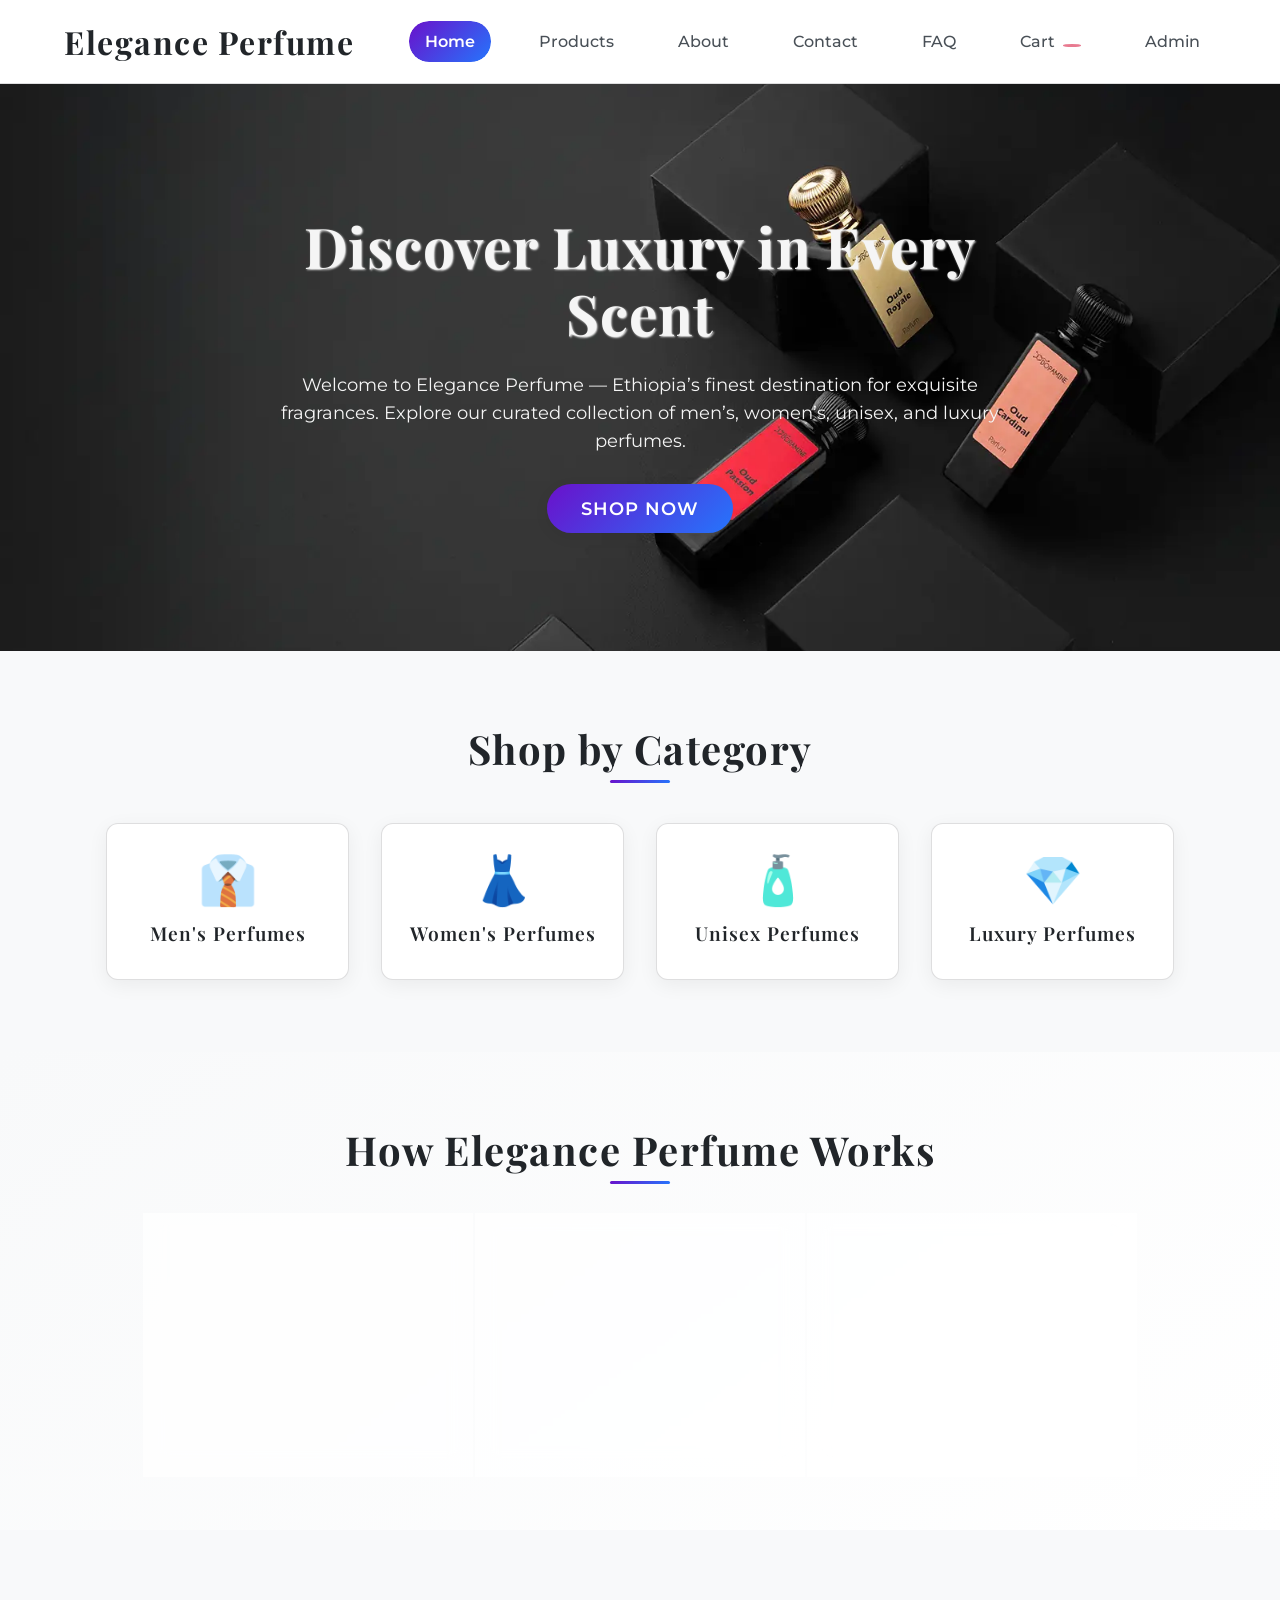
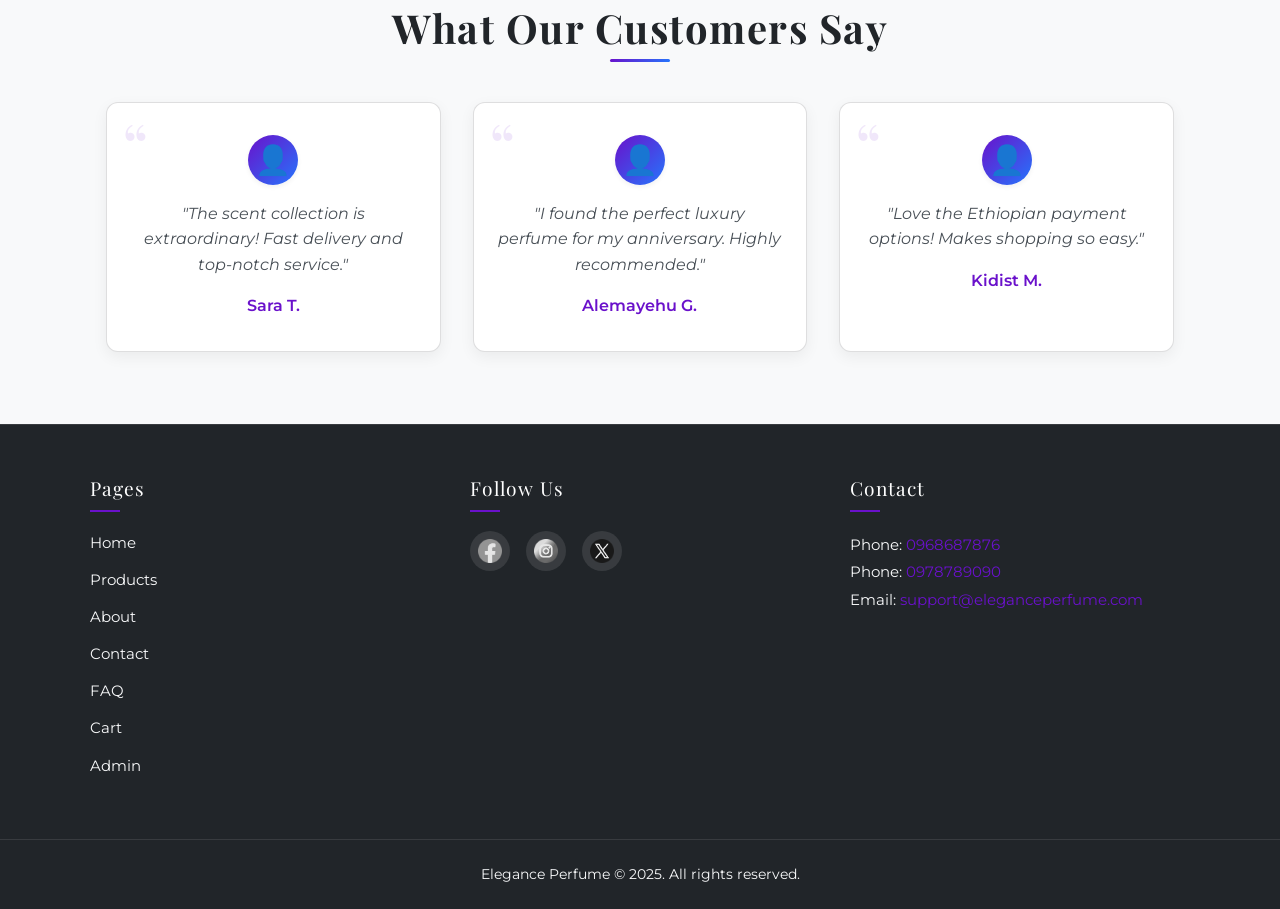
<file: index.html>
<!DOCTYPE html>
<html lang="en">
<head>
  <meta charset="UTF-8">
  <title>Elegance Perfume — Home</title>
  <meta name="viewport" content="width=device-width, initial-scale=1.0">
  <link rel="stylesheet" href="style.css">
</head>
<body>

<!-- Header/Navbar -->
<header>
  <nav class="navbar">
    <a href="index.html" class="logo">Elegance Perfume</a>
    <button class="menu-toggle" aria-label="Open menu" aria-expanded="false">
      <span class="menu-bar"></span>
      <span class="menu-bar"></span>
      <span class="menu-bar"></span>
    </button>
    <div class="nav-links">
      <a href="index.html" class="active">Home</a>
      <a href="products.html">Products</a>
      <a href="about.html">About</a>
      <a href="contact.html">Contact</a>
      <a href="faq.html">FAQ</a>
      <a href="cart.html">Cart <span class="cart-count"></span></a>
      <a href="admin.html">Admin</a> <!-- Added Admin Link -->
    </div>
  </nav>
</header>

<main>
  <!-- Hero Section -->
  <section class="hero" id="hero">
    <div class="hero-content">
      <h1>Discover Luxury in Every Scent</h1>
      <p>Welcome to Elegance Perfume — Ethiopia’s finest destination for exquisite fragrances. Explore our curated collection of men’s, women’s, unisex, and luxury perfumes.</p>
      <a href="products.html" class="hero-cta">Shop Now</a>
    </div>
  </section>

  <!-- Categories -->
  <section id="categories">
    <div class="container">
        <h2 class="section-title">Shop by Category</h2>
        <div class="categories">
          <a href="products.html#men-perfumes" class="category-link-wrapper"> <!-- Added wrapper class -->
          <div class="category-card">
              <div class="category-icon">👔</div>
              <h3 class="category-title">Men's Perfumes</h3>
          </div>
        </a>

        <!-- Women's Perfumes -->
        <a href="products.html#women-perfumes" class="category-link-wrapper"> <!-- Added wrapper class -->
          <div class="category-card">
            <div class="category-icon">👗</div>
            <h3 class="category-title">Women's Perfumes</h3>
          </div>
        </a>

        <!-- Unisex Perfumes -->
        <a href="products.html#unisex-perfumes" class="category-link-wrapper"> <!-- Added wrapper class -->
          <div class="category-card">
            <div class="category-icon">🧴</div>
            <h3 class="category-title">Unisex Perfumes</h3>
          </div>
        </a>

        <!-- Luxury Perfumes -->
        <a href="products.html#luxury-perfumes" class="category-link-wrapper"> <!-- Added wrapper class -->
          <div class="category-card">
            <div class="category-icon">💎</div>
            <h3 class="category-title">Luxury Perfumes</h3>
          </div>
        </a>
        </div>
    </div>
  </section>

  <!-- How it Works -->
  <section class="how-it-works" id="how">
    <div class="container">
        <h2 class="section-title">How Elegance Perfume Works</h2>
        <div class="how-steps">
          <div class="how-step">
            <div class="how-icon">🛒</div>
            <div class="how-title">Shop Online</div>
            <div class="how-desc">Browse our exclusive collections and order directly from our website.</div>
          </div>
          <div class="how-step">
            <div class="how-icon">🚚</div>
            <div class="how-title">Fast Delivery</div>
            <div class="how-desc">Enjoy quick and secure delivery to your doorstep across Ethiopia.</div>
          </div>
          <div class="how-step">
            <div class="how-icon">💳</div>
            <div class="how-title">Ethiopian Payments</div>
            <div class="how-desc">Pay easily using Telebirr, CBE Birr, or M-PESA Ethiopia.</div>
          </div>
        </div>
    </div>
  </section>

  <!-- Testimonials -->
  <section class="testimonials" id="testimonials">
    <div class="container">
        <h2 class="section-title">What Our Customers Say</h2>
        <div class="testimonial-list">
          <div class="testimonial-card">
            <div class="testimonial-icon"><span>👤</span></div>
            <div>"The scent collection is extraordinary! Fast delivery and top-notch service."</div>
            <div class="testimonial-name">Sara T.</div>
          </div>
          <div class="testimonial-card">
            <div class="testimonial-icon"><span>👤</span></div>
            <div>"I found the perfect luxury perfume for my anniversary. Highly recommended."</div>
            <div class="testimonial-name">Alemayehu G.</div>
          </div>
          <div class="testimonial-card">
            <div class="testimonial-icon"><span>👤</span></div>
            <div>"Love the Ethiopian payment options! Makes shopping so easy."</div>
            <div class="testimonial-name">Kidist M.</div>
          </div>
        </div>
    </div>
  </section>
</main>

<!-- Footer -->
<footer>
  <div class="footer-container">
    <div class="footer-section">
      <div class="footer-title">Pages</div>
      <div class="footer-links">
        <a href="index.html">Home</a>
        <a href="products.html">Products</a>
        <a href="about.html">About</a>
        <a href="contact.html">Contact</a>
        <a href="faq.html">FAQ</a>
        <a href="cart.html">Cart</a>
        <a href="admin.html">Admin</a>
      </div>
    </div>
    <div class="footer-section">
      <div class="footer-title">Follow Us</div>
      <div class="footer-socials">
        <a href="https://www.facebook.com/login" target="_blank" rel="noopener noreferrer" class="footer-social" title="Facebook">
          <img src="images/icons/facebook.png" alt="Facebook" class="social-icon">
        </a>
        <a href="https://www.instagram.com/accounts/login" target="_blank" rel="noopener noreferrer" class="footer-social" title="Instagram">
          <img src="images/icons/instagram.png" alt="Instagram" class="social-icon">
        </a>
        <a href="https://twitter.com/login" target="_blank" rel="noopener noreferrer" class="footer-social" title="Twitter">
          <img src="images/icons/twitter.png" alt="Twitter" class="social-icon">
        </a>
      </div>
    </div>
    <div class="footer-section">
      <div class="footer-title">Contact</div>
      <div class="footer-contact">
        Phone: <a href="tel:0968687876">0968687876</a><br>
        Phone: <a href="tel:0978789090">0978789090</a><br>
        Email: <a href="mailto:support@eleganceperfume.com">support@eleganceperfume.com</a>
        <!-- Corrected email -->
      </div>
    </div>
  </div>
  <div class="footer-bottom">
    Elegance Perfume © 2025. All rights reserved.
  </div>
</footer>

<script src="script.js"></script>
</body>
</html>
</file>
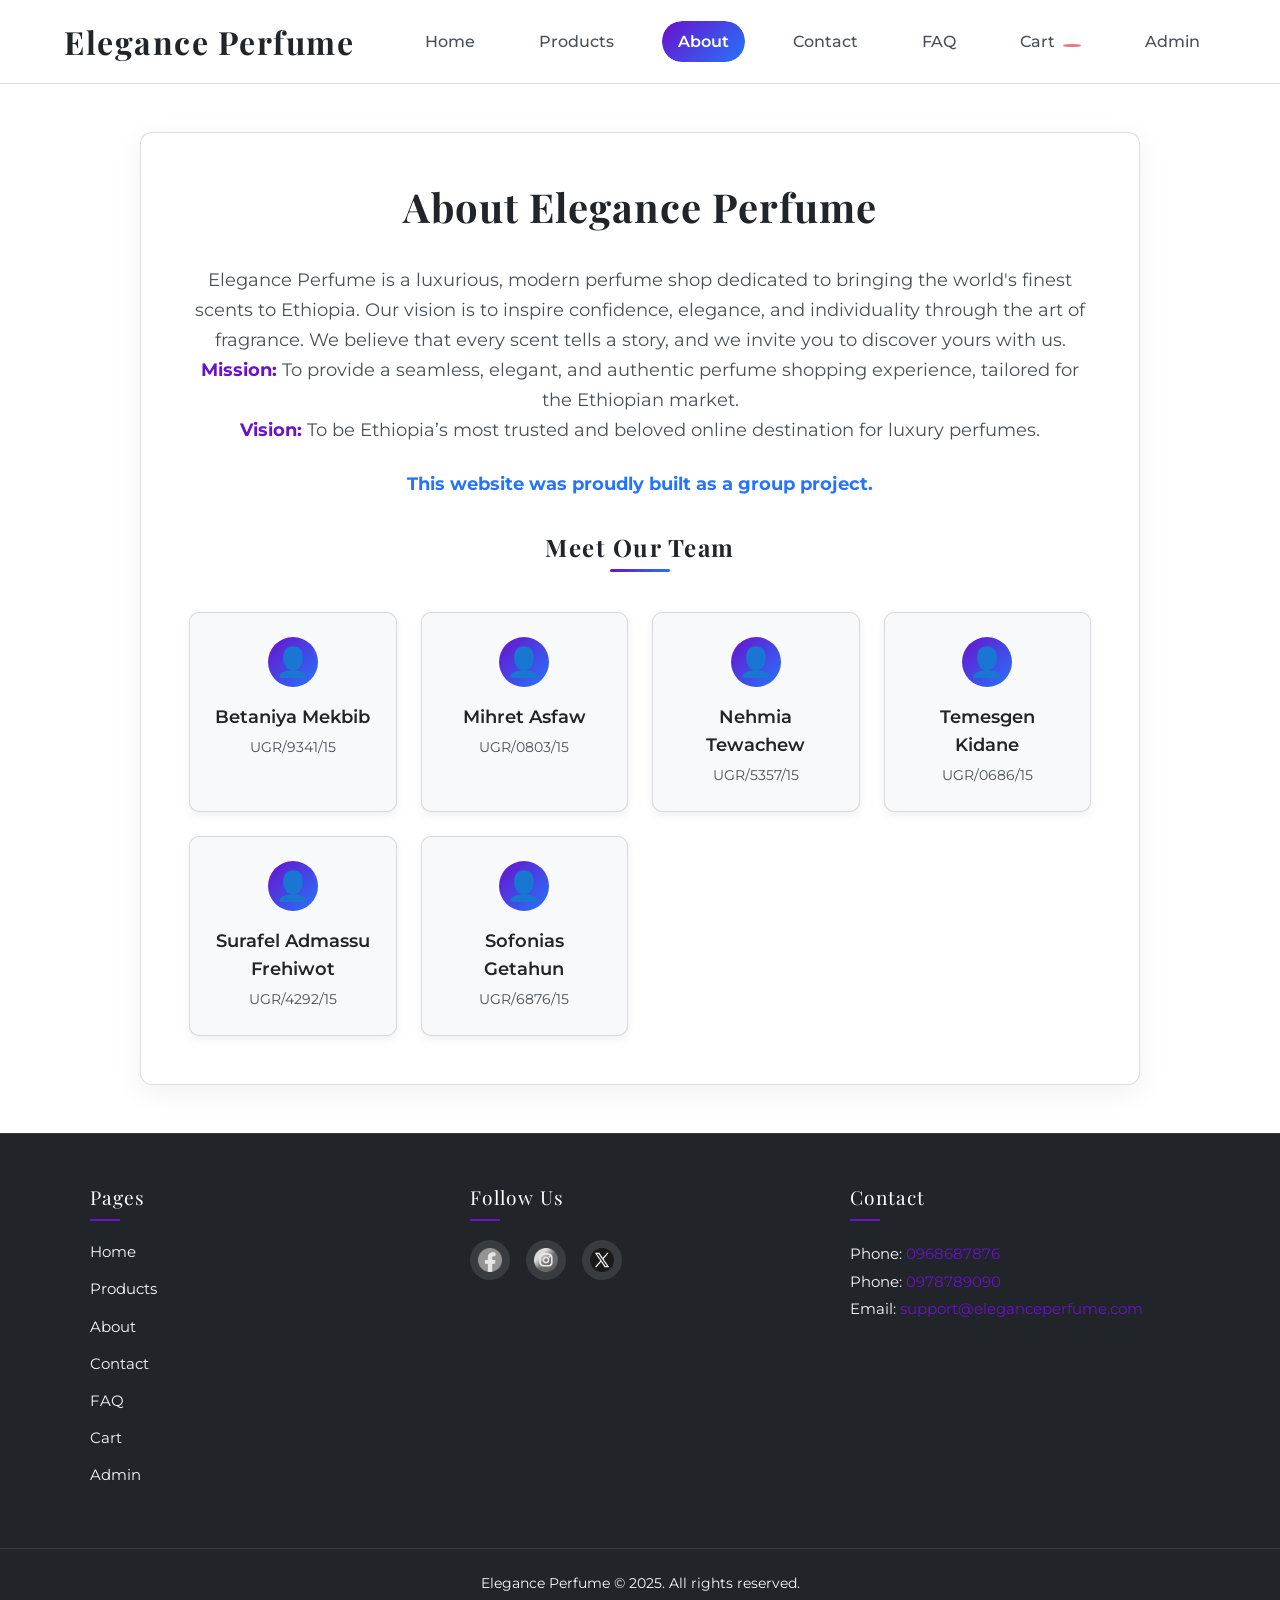
<file: about.html>
<!DOCTYPE html>
<html lang="en">
<head>
  <meta charset="UTF-8">
  <title>About Us — Elegance Perfume</title>
  <meta name="viewport" content="width=device-width, initial-scale=1.0">
  <link rel="stylesheet" href="style.css">
</head>
<body>

<header>
  <nav class="navbar">
    <a href="index.html" class="logo">Elegance Perfume</a>
    <button class="menu-toggle" aria-label="Open menu" aria-expanded="false">
      <span class="menu-bar"></span>
      <span class="menu-bar"></span>
      <span class="menu-bar"></span>
    </button>
    <div class="nav-links">
      <a href="index.html">Home</a>
      <a href="products.html">Products</a>
      <a href="about.html" class="active">About</a>
      <a href="contact.html">Contact</a>
      <a href="faq.html">FAQ</a>
      <a href="cart.html">Cart <span class="cart-count"></span></a>
      <a href="admin.html">Admin</a> <!-- Added Admin Link -->
    </div>
  </nav>
</header>

<main>
  <div class="page-wrapper about-section"> <!-- Applied page-wrapper -->
    <h2 class="page-title">About Elegance Perfume</h2> <!-- Use page-title -->
    <div class="about-desc">
      <p>
        Elegance Perfume is a luxurious, modern perfume shop dedicated to bringing the world's finest scents to Ethiopia. Our vision is to inspire confidence, elegance, and individuality through the art of fragrance. We believe that every scent tells a story, and we invite you to discover yours with us.
      </p>
      <p>
        <strong>Mission:</strong> To provide a seamless, elegant, and authentic perfume shopping experience, tailored for the Ethiopian market.<br>
        <strong>Vision:</strong> To be Ethiopia’s most trusted and beloved online destination for luxury perfumes.
      </p>
      <p>
        <b>This website was proudly built as a group project.</b>
      </p>
    </div>
    <h3 class="section-title">Meet Our Team</h3> <!-- Keep section-title for subheadings -->
    <div class="group-members">
      <div class="member-card">
        <div class="member-icon">👤</div>
        <div class="member-name">Betaniya Mekbib</div>
        <div class="member-id">UGR/9341/15</div>
      </div>
      <div class="member-card">
        <div class="member-icon">👤</div>
        <div class="member-name">Mihret Asfaw</div>
        <div class="member-id">UGR/0803/15</div>
      </div>
      <div class="member-card">
        <div class="member-icon">👤</div>
        <div class="member-name">Nehmia Tewachew</div>
        <div class="member-id">UGR/5357/15</div>
      </div>
      <div class="member-card">
        <div class="member-icon">👤</div>
        <div class="member-name">Temesgen Kidane</div>
        <div class="member-id">UGR/0686/15</div>
      </div>
      <div class="member-card">
        <div class="member-icon">👤</div>
        <div class="member-name">Surafel Admassu Frehiwot</div>
        <div class="member-id">UGR/4292/15</div>
      </div>
      <div class="member-card">
        <div class="member-icon">👤</div>
        <div class="member-name">Sofonias Getahun</div>
        <div class="member-id">UGR/6876/15</div>
      </div>
    </div>
  </div>
</main>

<footer>
  <div class="footer-container">
    <div class="footer-section">
      <div class="footer-title">Pages</div>
      <div class="footer-links">
        <a href="index.html">Home</a>
        <a href="products.html">Products</a>
        <a href="about.html">About</a>
        <a href="contact.html">Contact</a>
        <a href="faq.html">FAQ</a>
        <a href="cart.html">Cart</a>
        <a href="admin.html">Admin</a>
      </div>
    </div>
    <div class="footer-section">
      <div class="footer-title">Follow Us</div>
      <div class="footer-socials">
        <a href="https://www.facebook.com/login" target="_blank" rel="noopener noreferrer" class="footer-social" title="Facebook">
          <img src="images/icons/facebook.png" alt="Facebook" class="social-icon">
        </a>
        <a href="https://www.instagram.com/accounts/login" target="_blank" rel="noopener noreferrer" class="footer-social" title="Instagram">
          <img src="images/icons/instagram.png" alt="Instagram" class="social-icon">
        </a>
        <a href="https://twitter.com/login" target="_blank" rel="noopener noreferrer" class="footer-social" title="Twitter">
          <img src="images/icons/twitter.png" alt="Twitter" class="social-icon">
        </a>
      </div>
    </div>
    <div class="footer-section">
      <div class="footer-title">Contact</div>
      <div class="footer-contact">
        Phone: <a href="tel:0968687876">0968687876</a><br>
        Phone: <a href="tel:0978789090">0978789090</a><br>
        Email: <a href="mailto:support@eleganceperfume.com">support@eleganceperfume.com</a>
      </div>
    </div>
  </div>
  <div class="footer-bottom">
    Elegance Perfume © 2025. All rights reserved.
  </div>
</footer>
<script src="script.js"></script>
</body>
</html>
</file>
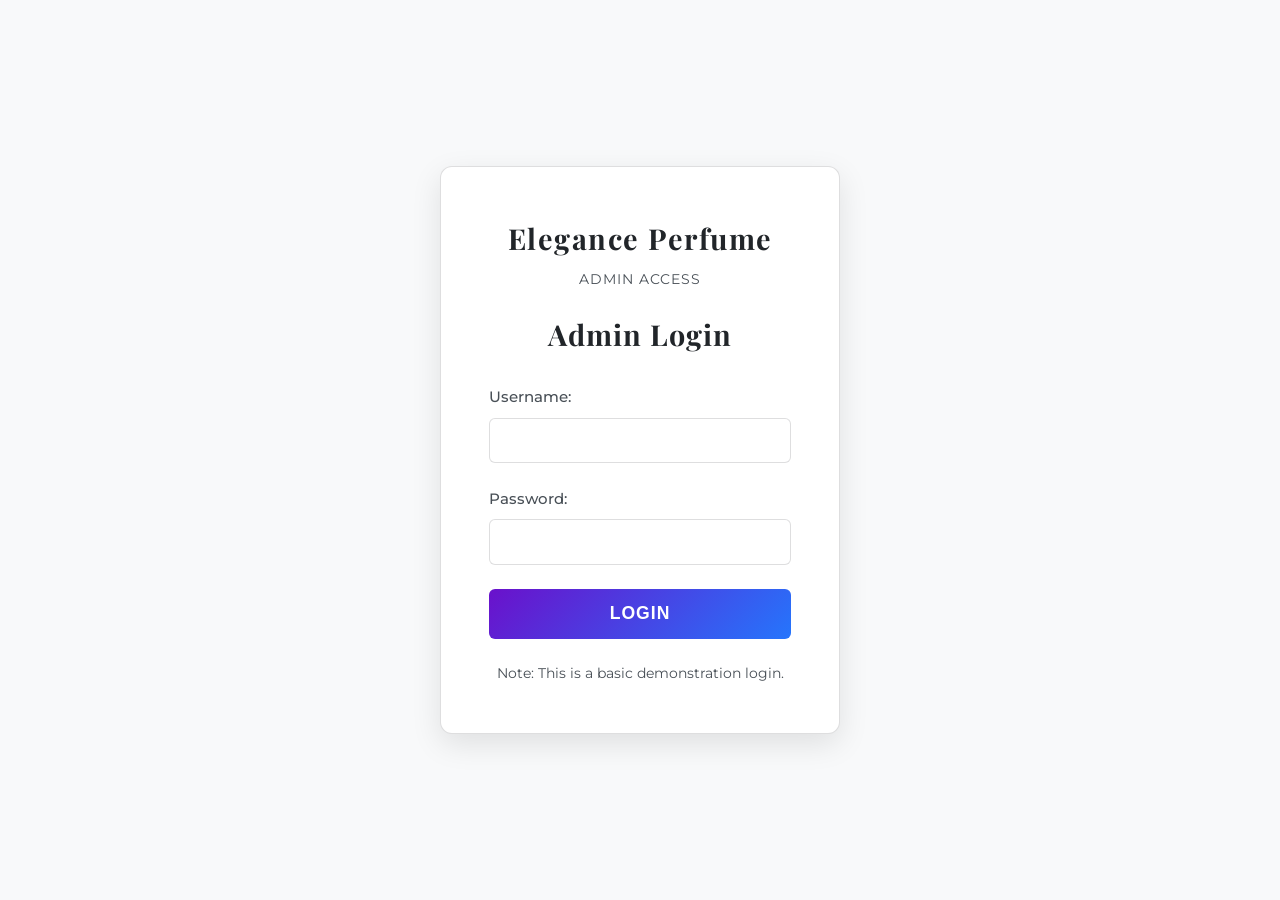
<file: admin.html>
<!DOCTYPE html>
<html lang="en">
<head>
    <meta charset="UTF-8">
    <meta name="viewport" content="width=device-width, initial-scale=1.0">
    <title>Admin Dashboard — Elegance Perfume</title>
    <link rel="stylesheet" href="style.css">
    <!-- Link to the updated stylesheet -->
</head>
<body>

    <header class="admin-header">
        <div class="admin-header-container">
            <a href="index.html" class="logo">Elegance Perfume</a> <!-- Link logo back -->
            <span class="admin-title-badge">Admin Panel</span>
            <nav class="admin-nav">
                <a href="index.html" class="admin-nav-link">View Main Site</a>
                <a href="admin.html" class="admin-nav-link active">Products</a>
                <a href="Procurement.html" class="admin-nav-link">Procurement</a> <!-- Added Link -->
                <a href="management.html" class="admin-nav-link">HR Management</a> <!-- Added Link -->
            </nav>
            <!-- Added Logout Button -->
            <button id="logout-button">Logout</button>
        </div>
    </header>

<main class="admin-main-content">
    <section class="admin-section add-product-section">
        <h2 class="admin-section-title">Add New Product</h2>
        <form id="add-product-form" class="admin-form">
            <div class="form-group">
                <label for="product-name">Product Name:</label>
                <input type="text" id="product-name" name="productName" required placeholder="e.g., Dior Sauvage Elixir">
            </div>
            <div class="form-group">
                <label for="product-image">Image File Name:</label>
                <input type="text" id="product-image" name="productImage" required placeholder="e.g., dior-sauvage-elixir.jpg (must be in images/ folder)">
                <small>Enter the filename (like 'perfume.jpg'). Ensure the image is uploaded to the 'images/' folder.</small>
            </div>
            <div class="form-group">
                <label for="product-price">Price (ETB):</label>
                <input type="number" id="product-price" name="productPrice" required min="0" step="0.01" placeholder="e.g., 20670">
            </div>
            <div class="form-group">
                <label for="product-category">Category:</label>
                <select id="product-category" name="productCategory" required>
                    <option value="" disabled selected>Select Category</option>
                    <option value="Men">Men's Perfumes</option>
                    <option value="Women">Women's Perfumes</option>
                    <option value="Unisex">Unisex Perfumes</option>
                    <option value="Luxury">Luxury Perfumes</option>
                </select>
            </div>
            <div class="form-group">
                <label for="product-quantity">Quantity Available:</label>
                <input type="number" id="product-quantity" name="productQuantity" required min="0" placeholder="e.g., 10">
            </div>
            <button type="submit" class="admin-button add-button">Add Product to Store</button>
        </form>
    </section>

    <section class="admin-section manage-product-section">
        <h2 class="admin-section-title">Manage Existing Products</h2>
        <div class="admin-table-container">
            <table class="admin-product-table">
                <thead>
                    <tr>
                        <th>Name</th>
                        <th>Price (ETB)</th>
                        <th>Quantity</th>
                        <th>Category</th>
                        <th>Image Path</th>
                        <th>Actions</th>
                    </tr>
                </thead>
                <tbody id="product-management-table-body">
                    <!-- Products will be dynamically loaded here by script.js -->
                    <tr>
                        <td colspan="6">Loading products...</td>
                    </tr>
                </tbody>
            </table>
        </div>
    </section>
</main>

<footer class="admin-footer">
    <p>Elegance Perfume Admin Panel © 2025</p>
</footer>

<!-- Link to the updated script file -->
<script src="script.js"></script>

</body>
</html>
</file>
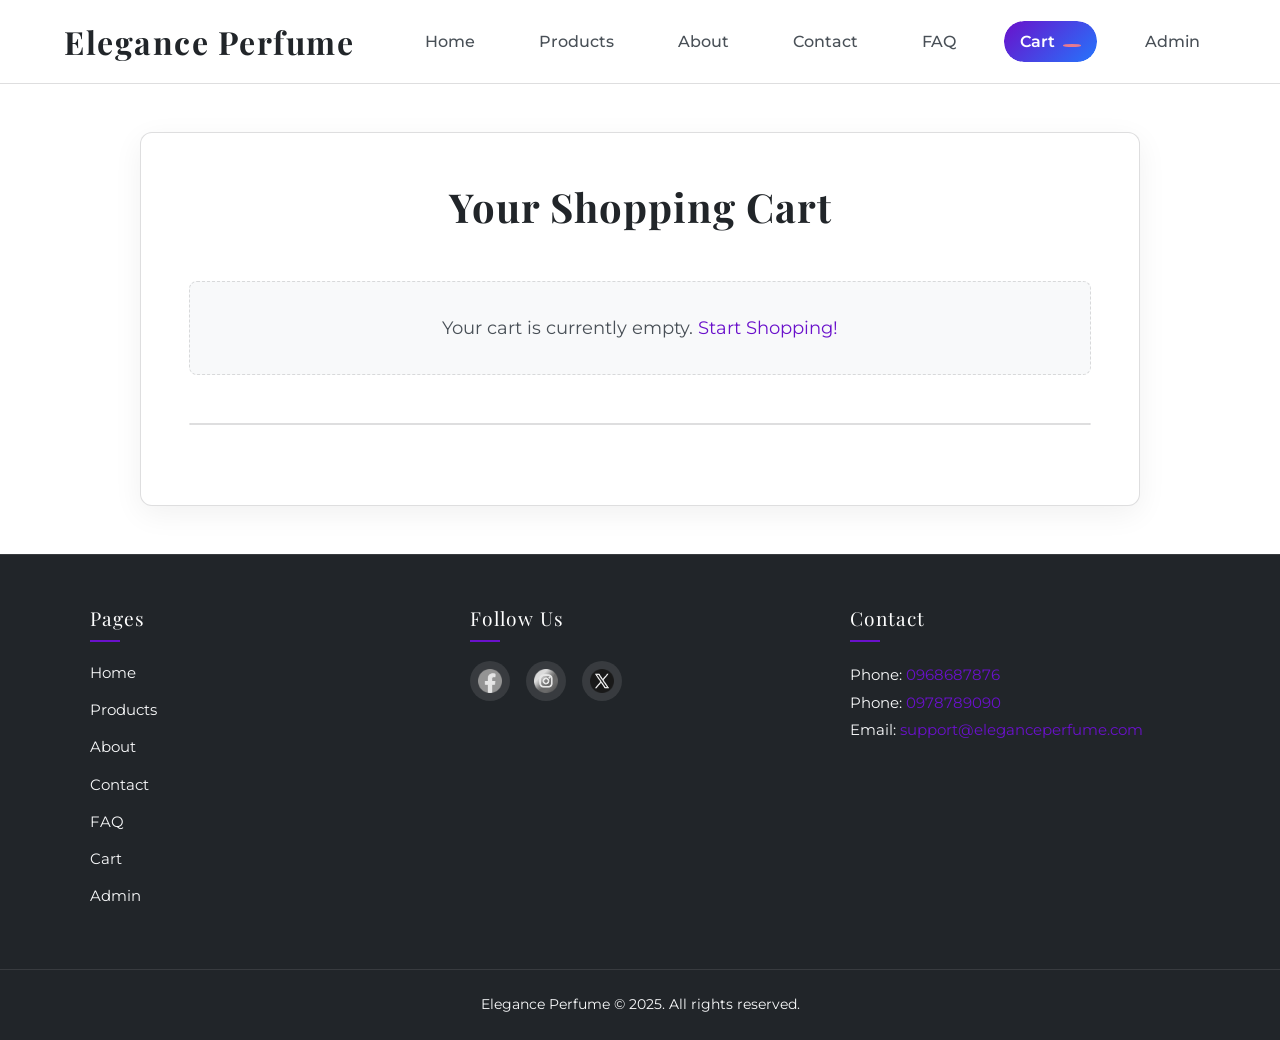
<file: cart.html>
<!DOCTYPE html>
<html lang="en">
<head>
  <meta charset="UTF-8">
  <title>Cart — Elegance Perfume</title>
  <meta name="viewport" content="width=device-width, initial-scale=1.0">
  <link rel="stylesheet" href="style.css">
</head>
<body>

<header>
  <nav class="navbar">
    <a href="index.html" class="logo">Elegance Perfume</a>
    <button class="menu-toggle" aria-label="Open menu" aria-expanded="false">
      <span class="menu-bar"></span>
      <span class="menu-bar"></span>
      <span class="menu-bar"></span>
    </button>
    <div class="nav-links">
      <a href="index.html">Home</a>
      <a href="products.html">Products</a>
      <a href="about.html">About</a>
      <a href="contact.html">Contact</a>
      <a href="faq.html">FAQ</a>
      <a href="cart.html" class="active">Cart <span class="cart-count"></span></a>
      <a href="admin.html">Admin</a> <!-- Added Admin Link -->
    </div>
  </nav>
</header>

<main>
  <div class="page-wrapper cart-section"> <!-- Applied page-wrapper -->
    <h2 class="page-title cart-title">Your Shopping Cart</h2> <!-- Use page-title -->
    <div class="cart-empty" style="display:none;">
      Your cart is currently empty. <a href="products.html">Start Shopping!</a>
    </div>
    <div class="cart-table-container">
        <table class="cart-table" style="display:none;"> <!-- Hide table initially if empty -->
          <thead>
            <tr>
              <th>Image</th>
              <th>Name</th>
              <th>Price</th>
              <th>Qty</th>
              <th>Subtotal</th>
              <th>Action</th>
            </tr>
          </thead>
          <tbody>
            <!-- Cart items inserted here by JS -->
          </tbody>
        </table>
    </div>
    <div class="cart-summary"></div>
    <div class="cart-actions" style="display:none;"> <!-- Hide actions initially -->
      <button class="cart-action-btn clear-cart-btn">Clear Cart</button>
      <button class="cart-action-btn checkout-btn">Proceed to Payment</button>
    </div>
  </div>
</main>

<footer>
  <div class="footer-container">
    <div class="footer-section">
      <div class="footer-title">Pages</div>
      <div class="footer-links">
        <a href="index.html">Home</a>
        <a href="products.html">Products</a>
        <a href="about.html">About</a>
        <a href="contact.html">Contact</a>
        <a href="faq.html">FAQ</a>
        <a href="cart.html">Cart</a>
        <a href="admin.html">Admin</a>
      </div>
    </div>
    <div class="footer-section">
      <div class="footer-title">Follow Us</div>
      <div class="footer-socials">
        <a href="https://www.facebook.com/login" target="_blank" rel="noopener noreferrer" class="footer-social" title="Facebook">
          <img src="images/icons/facebook.png" alt="Facebook" class="social-icon">
        </a>
        <a href="https://www.instagram.com/accounts/login" target="_blank" rel="noopener noreferrer" class="footer-social" title="Instagram">
          <img src="images/icons/instagram.png" alt="Instagram" class="social-icon">
        </a>
        <a href="https://twitter.com/login" target="_blank" rel="noopener noreferrer" class="footer-social" title="Twitter">
          <img src="images/icons/twitter.png" alt="Twitter" class="social-icon">
        </a>
      </div>
    </div>
    <div class="footer-section">
      <div class="footer-title">Contact</div>
      <div class="footer-contact">
        Phone: <a href="tel:0968687876">0968687876</a><br>
        Phone: <a href="tel:0978789090">0978789090</a><br>
        Email: <a href="mailto:support@eleganceperfume.com">support@eleganceperfume.com</a>
      </div>
    </div>
  </div>
  <div class="footer-bottom">
    Elegance Perfume © 2025. All rights reserved.
  </div>
</footer>
<script src="script.js"></script>
</body>
</html>
</file>
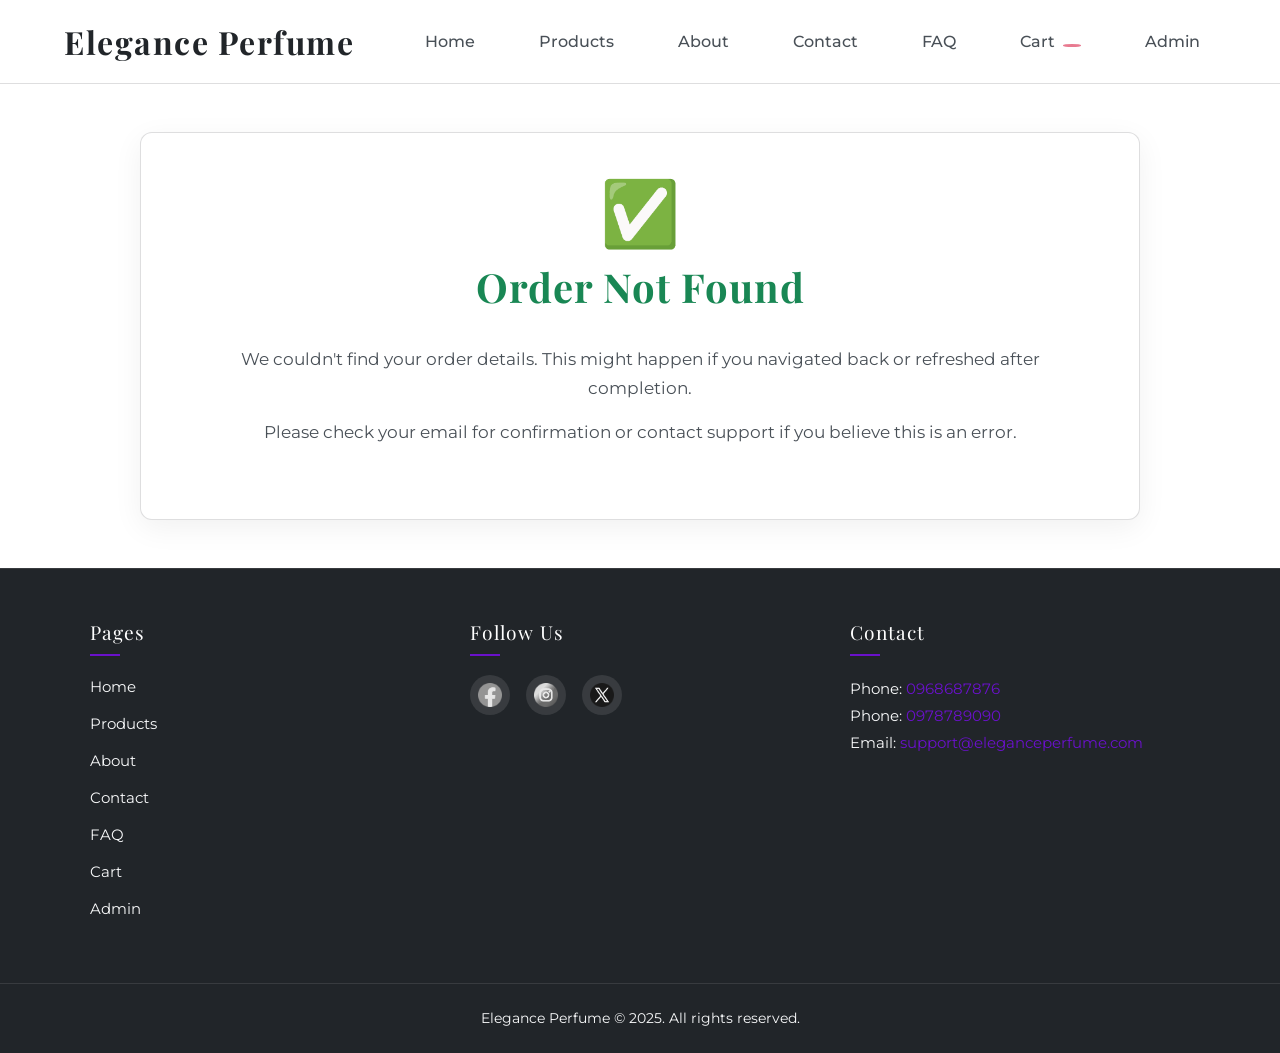
<file: confirmation.html>
<!DOCTYPE html>
<html lang="en">
<head>
  <meta charset="UTF-8">
  <title>Order Confirmation — Elegance Perfume</title>
  <meta name="viewport" content="width=device-width, initial-scale=1.0">
  <link rel="stylesheet" href="style.css">
</head>
<body>

<header>
  <nav class="navbar">
    <a href="index.html" class="logo">Elegance Perfume</a>
    <button class="menu-toggle" aria-label="Open menu" aria-expanded="false">
      <span class="menu-bar"></span>
      <span class="menu-bar"></span>
      <span class="menu-bar"></span>
    </button>
    <div class="nav-links">
      <a href="index.html">Home</a>
      <a href="products.html">Products</a>
      <a href="about.html">About</a>
      <a href="contact.html">Contact</a>
      <a href="faq.html">FAQ</a>
      <a href="cart.html">Cart <span class="cart-count"></span></a> <!-- Cart count will be 0 here -->
      <a href="admin.html">Admin</a> <!-- Added Admin Link -->
    </div>
  </nav>
</header>

<main>
  <div class="page-wrapper confirm-section"> <!-- Applied page-wrapper -->
    <div class="confirm-icon">✅</div>
    <h2 class="page-title confirm-title">Thank you for your order!</h2> <!-- Use page-title -->
    <div class="confirm-summary">
      <!-- Order summary rendered by JS -->
      Loading order details...
    </div>
    <div class="confirm-actions">
      <button class="confirm-btn" data-href="index.html">Return to Home</button>
      <button class="confirm-btn" data-href="products.html">Continue Shopping</button>
    </div>
  </div>
</main>

<footer>
  <div class="footer-container">
    <div class="footer-section">
      <div class="footer-title">Pages</div>
      <div class="footer-links">
        <a href="index.html">Home</a>
        <a href="products.html">Products</a>
        <a href="about.html">About</a>
        <a href="contact.html">Contact</a>
        <a href="faq.html">FAQ</a>
        <a href="cart.html">Cart</a>
        <a href="admin.html">Admin</a>
      </div>
    </div>
    <div class="footer-section">
      <div class="footer-title">Follow Us</div>
      <div class="footer-socials">
        <a href="https://www.facebook.com/login" target="_blank" rel="noopener noreferrer" class="footer-social" title="Facebook">
          <img src="images/icons/facebook.png" alt="Facebook" class="social-icon">
        </a>
        <a href="https://www.instagram.com/accounts/login" target="_blank" rel="noopener noreferrer" class="footer-social" title="Instagram">
          <img src="images/icons/instagram.png" alt="Instagram" class="social-icon">
        </a>
        <a href="https://twitter.com/login" target="_blank" rel="noopener noreferrer" class="footer-social" title="Twitter">
          <img src="images/icons/twitter.png" alt="Twitter" class="social-icon">
        </a>
      </div>
    </div>
    <div class="footer-section">
      <div class="footer-title">Contact</div>
      <div class="footer-contact">
        Phone: <a href="tel:0968687876">0968687876</a><br>
        Phone: <a href="tel:0978789090">0978789090</a><br>
        Email: <a href="mailto:support@eleganceperfume.com">support@eleganceperfume.com</a>
      </div>
    </div>
  </div>
  <div class="footer-bottom">
    Elegance Perfume © 2025. All rights reserved.
  </div>
</footer>
<script src="script.js"></script>
</body>
</html>
</file>
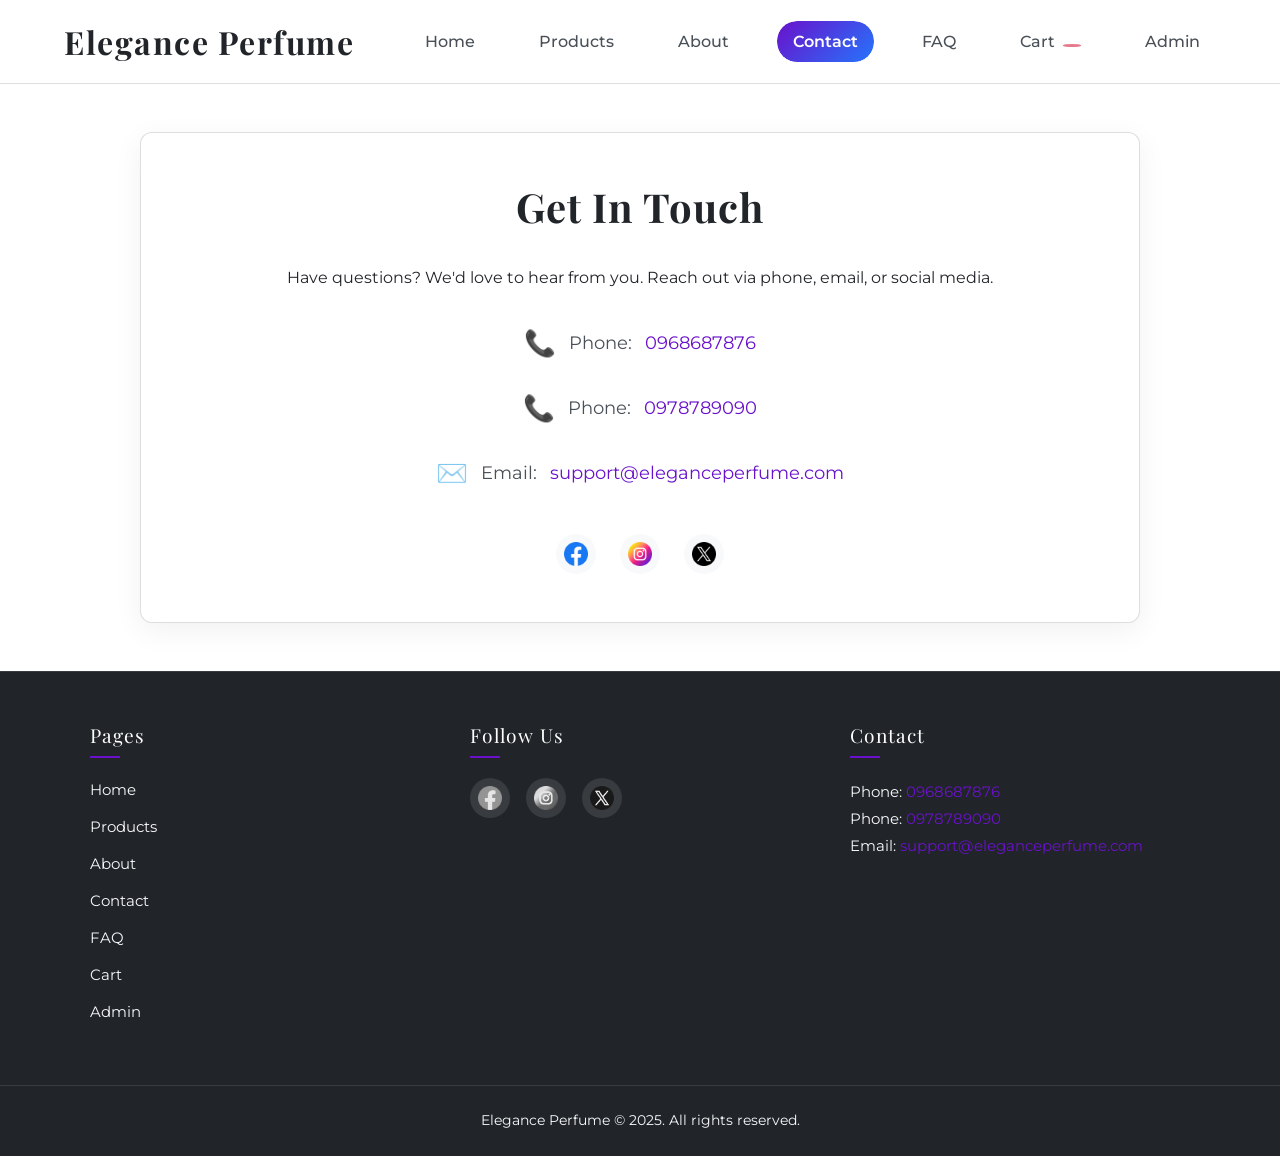
<file: contact.html>
<!DOCTYPE html>
<html lang="en">
<head>
  <meta charset="UTF-8">
  <title>Contact Us — Elegance Perfume</title>
  <meta name="viewport" content="width=device-width, initial-scale=1.0">
  <link rel="stylesheet" href="style.css">
</head>
<body>

<header>
  <nav class="navbar">
    <a href="index.html" class="logo">Elegance Perfume</a>
    <button class="menu-toggle" aria-label="Open menu" aria-expanded="false">
      <span class="menu-bar"></span>
      <span class="menu-bar"></span>
      <span class="menu-bar"></span>
    </button>
    <div class="nav-links">
      <a href="index.html">Home</a>
      <a href="products.html">Products</a>
      <a href="about.html">About</a>
      <a href="contact.html" class="active">Contact</a>
      <a href="faq.html">FAQ</a>
      <a href="cart.html">Cart <span class="cart-count"></span></a>
      <a href="admin.html">Admin</a> <!-- Added Admin Link -->
    </div>
  </nav>
</header>

<main>
  <div class="page-wrapper contact-section"> <!-- Applied page-wrapper -->
    <h2 class="page-title contact-title">Get In Touch</h2> <!-- Use page-title -->
    <p style="text-align: center; color: var(--text-medium); margin-bottom: 2rem;">
        Have questions? We'd love to hear from you. Reach out via phone, email, or social media.
    </p>
    <div class="contact-details">
      <div class="contact-item"><span class="contact-icon">📞</span>Phone: <a href="tel:0968687876">0968687876</a></div>
      <div class="contact-item"><span class="contact-icon">📞</span>Phone: <a href="tel:0978789090">0978789090</a></div>
      <div class="contact-item"><span class="contact-icon">✉️</span>Email: <a href="mailto:support@eleganceperfume.com">support@eleganceperfume.com</a></div>
    </div>
    <div class="contact-socials">
      <a href="https://www.facebook.com/login" target="_blank" rel="noopener noreferrer" class="footer-social" title="Facebook">
        <img src="images/icons/facebook.png" alt="Facebook" class="social-icon">
      </a>
      <a href="https://www.instagram.com/accounts/login" target="_blank" rel="noopener noreferrer" class="footer-social" title="Instagram">
        <img src="images/icons/instagram.png" alt="Instagram" class="social-icon">
      </a>
      <a href="https://twitter.com/login" target="_blank" rel="noopener noreferrer" class="footer-social" title="Twitter">
        <img src="images/icons/twitter.png" alt="Twitter" class="social-icon">
      </a>
    </div>
    <!-- Optional: Add a map or contact form here later -->
  </div>
</main>

<footer>
  <div class="footer-container">
    <div class="footer-section">
      <div class="footer-title">Pages</div>
      <div class="footer-links">
        <a href="index.html">Home</a>
        <a href="products.html">Products</a>
        <a href="about.html">About</a>
        <a href="contact.html">Contact</a>
        <a href="faq.html">FAQ</a>
        <a href="cart.html">Cart</a>
        <a href="admin.html">Admin</a>
      </div>
    </div>
    <div class="footer-section">
      <div class="footer-title">Follow Us</div>
      <div class="footer-socials">
        <a href="https://www.facebook.com/login" target="_blank" rel="noopener noreferrer" class="footer-social" title="Facebook">
          <img src="images/icons/facebook.png" alt="Facebook" class="social-icon">
        </a>
        <a href="https://www.instagram.com/accounts/login" target="_blank" rel="noopener noreferrer" class="footer-social" title="Instagram">
          <img src="images/icons/instagram.png" alt="Instagram" class="social-icon">
        </a>
        <a href="https://twitter.com/login" target="_blank" rel="noopener noreferrer" class="footer-social" title="Twitter">
          <img src="images/icons/twitter.png" alt="Twitter" class="social-icon">
        </a>
      </div>
    </div>
    <div class="footer-section">
      <div class="footer-title">Contact</div>
      <div class="footer-contact">
        Phone: <a href="tel:0968687876">0968687876</a><br>
        Phone: <a href="tel:0978789090">0978789090</a><br>
        Email: <a href="mailto:support@eleganceperfume.com">support@eleganceperfume.com</a>
      </div>
    </div>
  </div>
  <div class="footer-bottom">
    Elegance Perfume © 2025. All rights reserved.
  </div>
</footer>
<script src="script.js"></script>
</body>
</html>
</file>
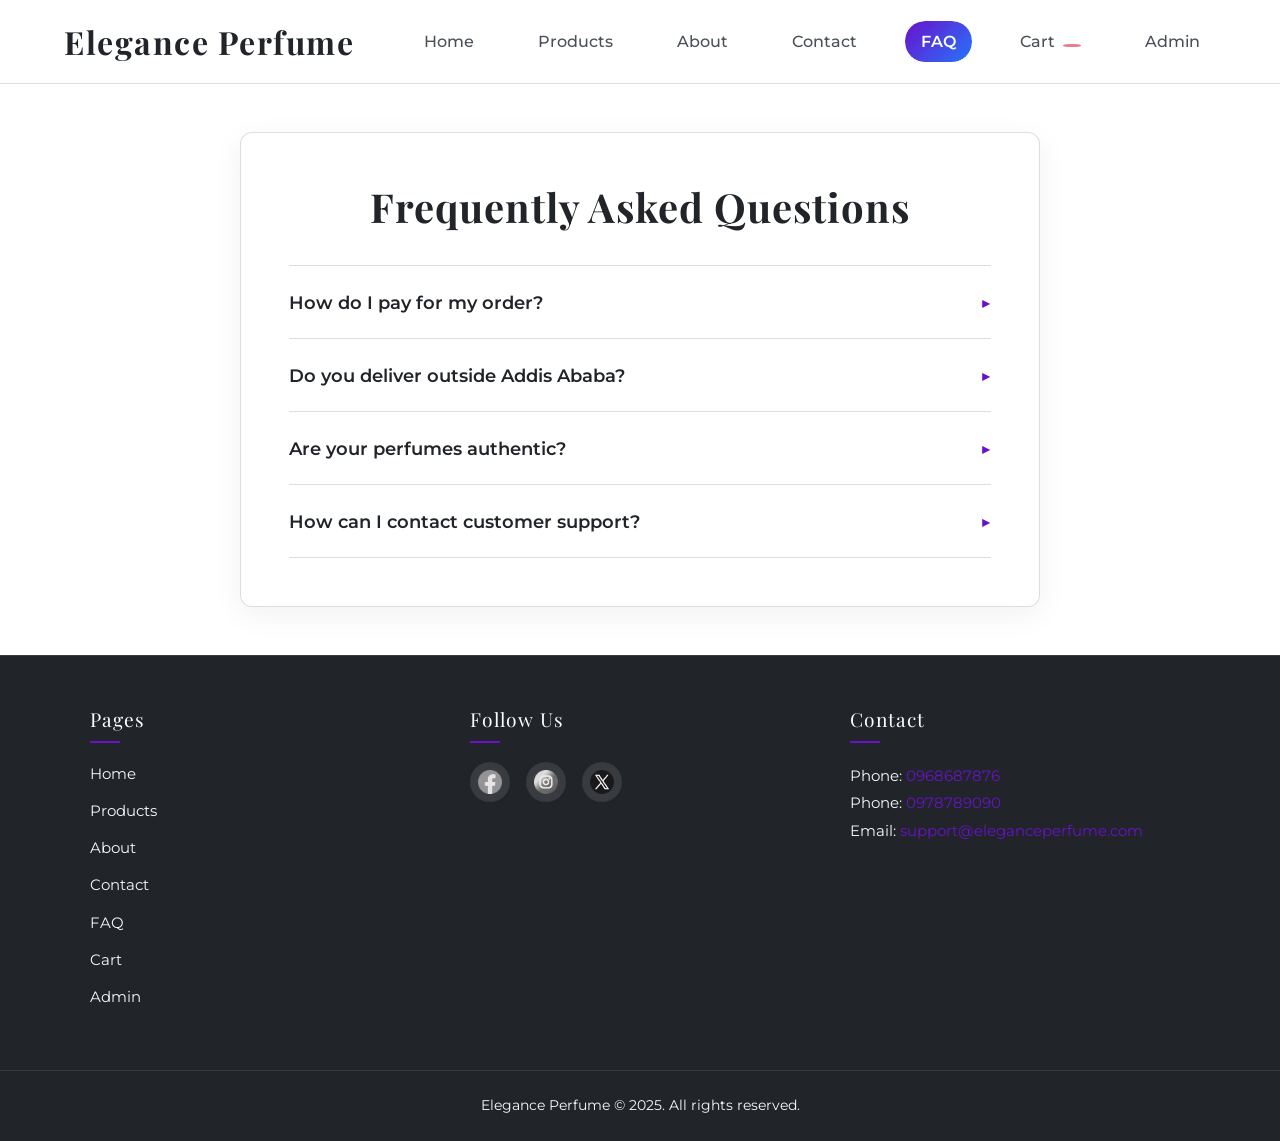
<file: faq.html>
<!DOCTYPE html>
<html lang="en">
<head>
  <meta charset="UTF-8">
  <title>FAQ — Elegance Perfume</title>
  <meta name="viewport" content="width=device-width, initial-scale=1.0">
  <link rel="stylesheet" href="style.css">
</head>
<body>
<header>
  <nav class="navbar">
    <a href="index.html" class="logo">Elegance Perfume</a>
    <button class="menu-toggle" aria-label="Open menu" aria-expanded="false">
      <span class="menu-bar"></span>
      <span class="menu-bar"></span>
      <span class="menu-bar"></span>
    </button>
    <div class="nav-links">
      <a href="index.html">Home</a>
      <a href="products.html">Products</a>
      <a href="about.html">About</a>
      <a href="contact.html">Contact</a>
      <a href="faq.html" class="active">FAQ</a>
      <a href="cart.html">Cart <span class="cart-count"></span></a>
      <a href="admin.html">Admin</a> <!-- Added Admin Link -->
    </div>
  </nav>
</header>

<main>
  <div class="page-wrapper faq-section"> <!-- Applied page-wrapper -->
    <h2 class="page-title">Frequently Asked Questions</h2> <!-- Use page-title -->
    <div class="faq-list">
      <div class="faq-item">
        <button class="faq-question" aria-expanded="false"> <!-- Use button for accessibility -->
          How do I pay for my order?
          <span class="faq-icon" aria-hidden="true">▶️</span>
        </button>
        <div class="faq-answer">
          <p>You can pay securely using Telebirr, CBE Birr, or M-PESA Ethiopia during checkout. Select your preferred method on the payment page.</p>
        </div>
      </div>
      <div class="faq-item">
        <button class="faq-question" aria-expanded="false">
          Do you deliver outside Addis Ababa?
          <span class="faq-icon" aria-hidden="true">▶️</span>
        </button>
        <div class="faq-answer">
          <p>Yes, we deliver nationwide across Ethiopia. Delivery times and costs may vary depending on your location. You can see estimated delivery details during checkout.</p>
        </div>
      </div>
      <div class="faq-item">
        <button class="faq-question" aria-expanded="false">
          Are your perfumes authentic?
          <span class="faq-icon" aria-hidden="true">▶️</span>
        </button>
        <div class="faq-answer">
         <p> Absolutely. All perfumes listed on Elegance Perfume are 100% authentic and sourced directly from authorized distributors or trusted international suppliers. We guarantee authenticity.</p>
        </div>
      </div>
      <div class="faq-item">
        <button class="faq-question" aria-expanded="false">
          How can I contact customer support?
          <span class="faq-icon" aria-hidden="true">▶️</span>
        </button>
        <div class="faq-answer">
          <p>You can reach us via email at <a href="mailto:support@eleganceperfume.com">support@eleganceperfume.com</a> or call us during business hours at <a href="tel:0968687876">0968687876</a> or <a href="tel:0978789090">0978789090</a>. Visit our <a href="contact.html">Contact Page</a> for more details.</p>
        </div>
      </div>
      <!-- Add more FAQs as needed -->
    </div>
  </div>
</main>

<footer>
  <div class="footer-container">
    <div class="footer-section">
      <div class="footer-title">Pages</div>
      <div class="footer-links">
        <a href="index.html">Home</a>
        <a href="products.html">Products</a>
        <a href="about.html">About</a>
        <a href="contact.html">Contact</a>
        <a href="faq.html">FAQ</a>
        <a href="cart.html">Cart</a>
        <a href="admin.html">Admin</a>
      </div>
    </div>
    <div class="footer-section">
      <div class="footer-title">Follow Us</div>
      <div class="footer-socials">
        <a href="https://www.facebook.com/login" target="_blank" rel="noopener noreferrer" class="footer-social" title="Facebook">
          <img src="images/icons/facebook.png" alt="Facebook" class="social-icon">
        </a>
        <a href="https://www.instagram.com/accounts/login" target="_blank" rel="noopener noreferrer" class="footer-social" title="Instagram">
          <img src="images/icons/instagram.png" alt="Instagram" class="social-icon">
        </a>
        <a href="https://twitter.com/login" target="_blank" rel="noopener noreferrer" class="footer-social" title="Twitter">
          <img src="images/icons/twitter.png" alt="Twitter" class="social-icon">
        </a>
      </div>
    </div>
    <div class="footer-section">
      <div class="footer-title">Contact</div>
      <div class="footer-contact">
        Phone: <a href="tel:0968687876">0968687876</a><br>
        Phone: <a href="tel:0978789090">0978789090</a><br>
        Email: <a href="mailto:support@eleganceperfume.com">support@eleganceperfume.com</a>
      </div>
    </div>
  </div>
  <div class="footer-bottom">
    Elegance Perfume © 2025. All rights reserved.
  </div>
</footer>
<script src="script.js"></script>
</body>
</html>
</file>
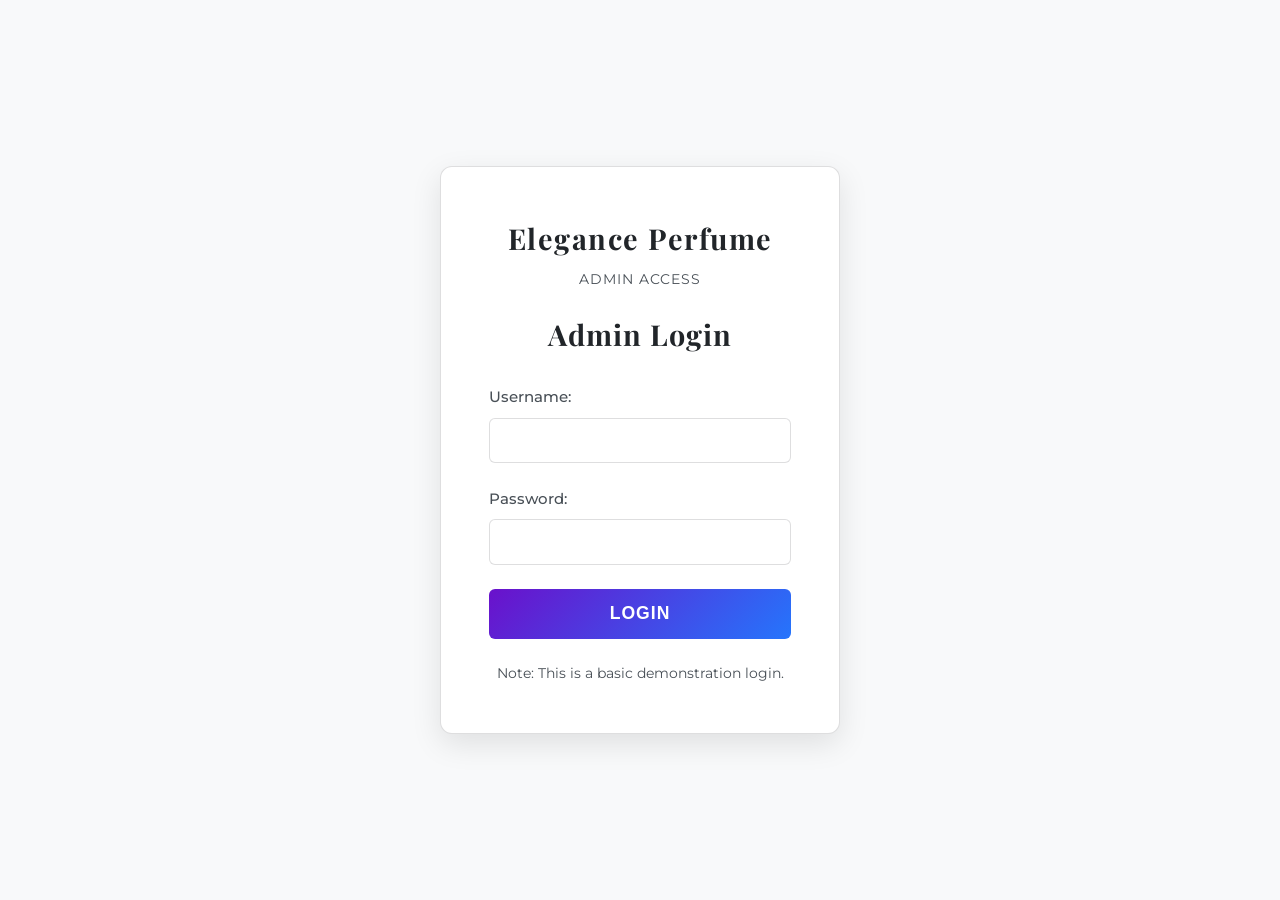
<file: login.html>
<!DOCTYPE html>
<html lang="en">
<head>
    <meta charset="UTF-8">
    <meta name="viewport" content="width=device-width, initial-scale=1.0">
    <title>Admin Login — Elegance Perfume</title>
    <link rel="stylesheet" href="style.css">
</head>
<body class="login-page-body"> <!-- Add class for potential body styling -->

    <div class="login-container">
        <div class="login-logo">
             <a href="index.html" class="logo">Elegance Perfume</a>
             <span>Admin Access</span>
        </div>
        <h2 class="login-title">Admin Login</h2>
        <form id="login-form" class="login-form">
            <div class="form-group">
                <label for="username">Username:</label>
                <input type="text" id="username" name="username" required autocomplete="username">
            </div>
            <div class="form-group">
                <label for="password">Password:</label>
                <input type="password" id="password" name="password" required autocomplete="current-password">
            </div>
            <div id="error-message" class="error-message" style="display: none;">
                <!-- Error message displayed by JS -->
            </div>
            <button type="submit" class="login-button">Login</button>
        </form>
         <p class="login-note">Note: This is a basic demonstration login.</p>
    </div>

    <script src="script.js"></script>
</body>
</html>
</file>
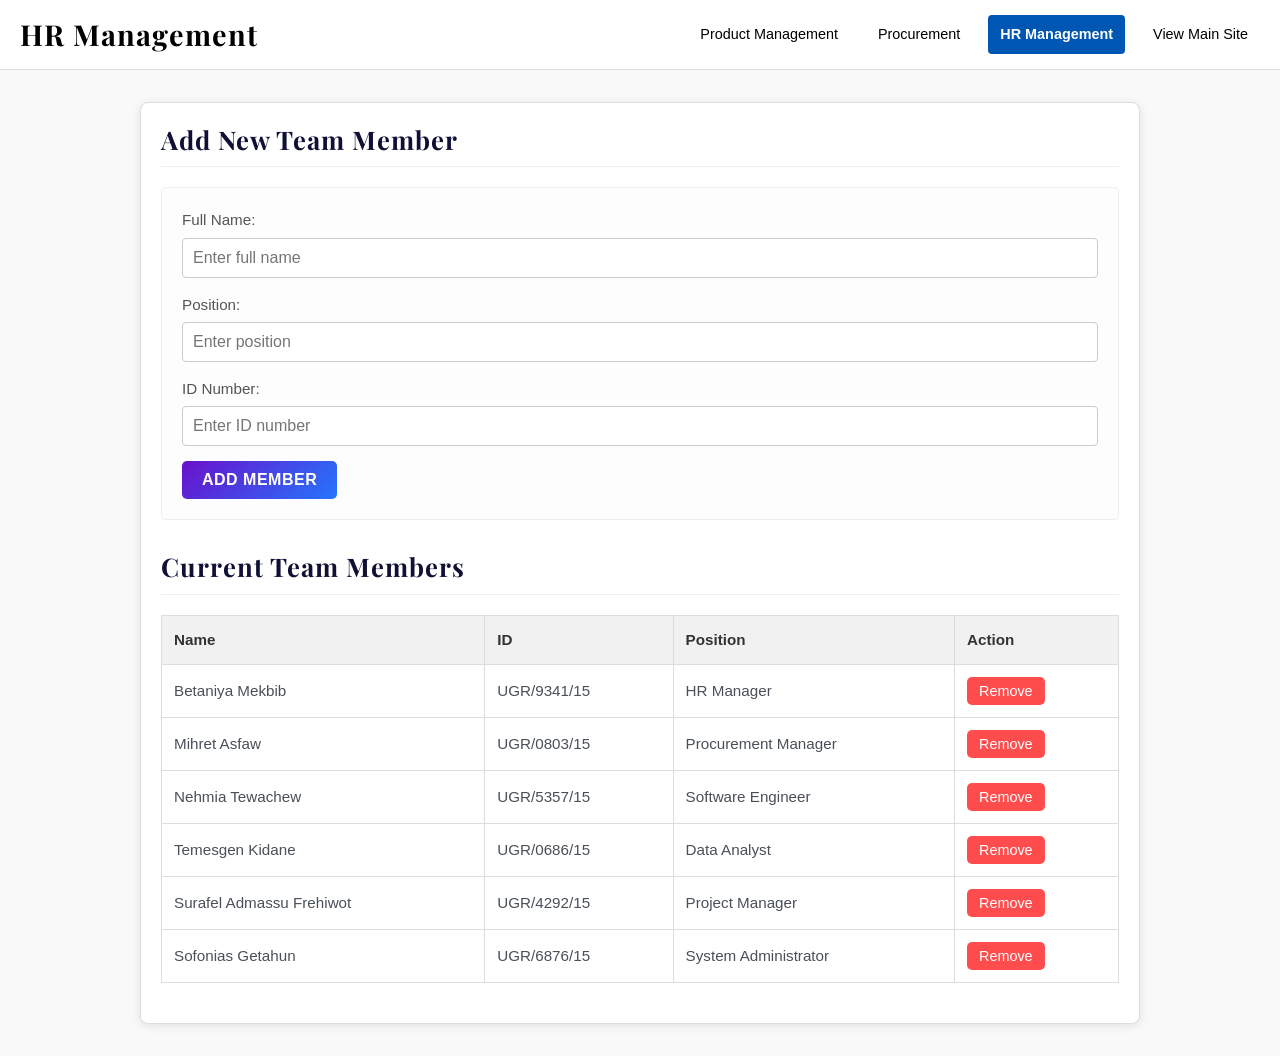
<file: management.html>
<!DOCTYPE html>
<html lang="en">
<head>
  <meta charset="UTF-8">
  <meta name="viewport" content="width=device-width, initial-scale=1.0">
  <title>HR Management Dashboard - Elegance Perfume</title>
  <link rel="stylesheet" href="style.css"> <!-- Link main stylesheet -->

  <!-- Internal styles specific to this page (can be moved to style.css later if preferred) -->
  <style>
    /* HR Management Dashboard Styles - Kept Internal for now */
    .hr-page-body { /* Specific body class */
      font-family: Arial, sans-serif;
      margin: 0;
      padding: 0;
      background-color: #f9f9f9;
      color: #333; /* Default text color for light bg */
    }

    .hr-header { /* Specific header class */
      background-color: #101036; /* Using the color from your example */
      color: white;
      padding: 15px 20px; /* Adjusted padding */
      display: flex; /* Use flex for layout */
      justify-content: space-between;
      align-items: center;
    }
    .hr-header h1 {
        margin: 0;
        font-size: 1.8rem; /* Adjust size */
        color: black; /* Ensure h1 is white */
        font-family: 'Playfair Display', serif; /* Match main style */
    }

    .header-buttons { /* Style for the nav links in this header */
        display: flex;
        gap: 1rem;
    }
    .header-btn {
        color: black;
        text-decoration: none;
        padding: 8px 12px;
        border-radius: 4px;
        transition: background-color 0.2s ease;
        font-size: 0.9rem;
    }
    .header-btn:hover {
        background-color: #0056b3;
        text-decoration: none;
        color: white;
    }
    .header-btn.active { /* Style for active link */
         background-color: #0056b3;
         font-weight: bold;
         color: white;
    }

    .hr-section { /* Specific section class */
      padding: 20px;
      max-width: 1000px; /* Limit width */
      margin: 2rem auto; /* Center section */
      background-color: #fff; /* White background for content */
      border-radius: 8px;
      box-shadow: 0 2px 10px rgba(0,0,0,0.1);
    }

    .hr-section h2 {
      color: #101036;
      margin-bottom: 20px;
      font-family: 'Playfair Display', serif;
      border-bottom: 1px solid #eee;
      padding-bottom: 10px;
    }

    .hr-table { /* Specific table class */
      width: 100%;
      border-collapse: collapse;
      margin-bottom: 20px;
    }

    .hr-table, .hr-table th, .hr-table td {
      border: 1px solid #ddd;
    }

    .hr-table th, .hr-table td {
      padding: 12px; /* Increased padding */
      text-align: left;
    }

    .hr-table th {
      background-color: #f1f1f1; /* Lighter header */
      color: #333;
      font-weight: 600;
    }

    .hr-table button.remove-btn { /* Style remove button */
      background-color: #ff4d4d;
      color: white;
      border: none;
      padding: 6px 12px;
      cursor: pointer;
      border-radius: 5px;
      font-size: 0.9rem;
    }

    .hr-table button.remove-btn:hover {
      background-color: #cc0000;
    }

    .hr-form { /* Specific form class */
       border: 1px solid #eee;
       padding: 20px;
       border-radius: 5px;
       background-color: #fdfdfd;
       margin-bottom: 30px;
    }

    .hr-form .form-group {
      margin-bottom: 15px;
    }

    .hr-form .form-group label {
      display: block;
      margin-bottom: 5px;
      font-weight: 500;
      color: #555;
    }

    .hr-form .form-group input {
      width: 100%;
      padding: 10px; /* Increased padding */
      box-sizing: border-box;
      border: 1px solid #ccc;
      border-radius: 4px;
    }
    .hr-form .form-group input:focus {
        border-color: #6A11CB; /* Use main accent color */
        outline: none;
        box-shadow: 0 0 0 2px rgba(106, 17, 203, 0.15);
    }


    .hr-form button[type="submit"] { /* Style add button */
      background-color: #101036;
      color: white;
      border: none;
      padding: 10px 20px; /* Adjusted padding */
      cursor: pointer;
      border-radius: 5px;
      font-size: 1rem;
      transition: background-color 0.2s ease;
    }

    .hr-form button[type="submit"]:hover {
      background-color: #0056b3; /* Example hover color */
    }

  </style>
</head>
<body class="hr-page-body"> <!-- Added class -->
  <header class="hr-header"> <!-- Added class -->
    <h1>HR Management</h1>
    <nav class="header-buttons">
      <a href="admin.html" class="header-btn">Product Management</a> <!-- Link back -->
      <a href="Procurement.html" class="header-btn">Procurement</a>
      <a href="management.html" class="header-btn active">HR Management</a> <!-- Mark active -->
      <a href="index.html" class="header-btn">View Main Site</a> <!-- Optional link back -->
    </nav>
  </header>

<main>
  <section class="hr-section"> <!-- Added class -->
    <h2>Add New Team Member</h2>
    <form id="add-user-form" class="hr-form"> <!-- Added class -->
      <div class="form-group">
        <label for="name">Full Name:</label>
        <input type="text" id="name" placeholder="Enter full name" required>
      </div>
      <div class="form-group">
        <label for="position">Position:</label>
        <input type="text" id="position" placeholder="Enter position" required>
      </div>
      <div class="form-group">
        <label for="id">ID Number:</label>
        <input type="text" id="id" placeholder="Enter ID number" required>
      </div>
      <button type="submit">Add Member</button>
    </form>

    <h2>Current Team Members</h2>
    <table class="hr-table"> <!-- Added class -->
      <thead>
        <tr>
          <th>Name</th>
          <th>ID</th>
          <th>Position</th>
          <th>Action</th>
        </tr>
      </thead>
      <tbody id="employment-data">
        <!-- Pre-loaded employment data will be dynamically added here -->
      </tbody>
    </table>
  </section>
</main>

  <!-- Embedded JS from your code -->
  <script>
  // Pre-loaded employment data (kept in memory for this simple example)
  let employmentData = [ // Use let to allow modification
    { name: "Betaniya Mekbib", id: "UGR/9341/15", position: "HR Manager" },
    { name: "Mihret Asfaw", id: "UGR/0803/15", position: "Procurement Manager" },
    { name: "Nehmia Tewachew", id: "UGR/5357/15", position: "Software Engineer" },
    { name: "Temesgen Kidane", id: "UGR/0686/15", position: "Data Analyst" },
    { name: "Surafel Admassu Frehiwot", id: "UGR/4292/15", position: "Project Manager" },
    { name: "Sofonias Getahun", id: "UGR/6876/15", position: "System Administrator" }
  ];

  // Render pre-loaded employment data
  function renderEmploymentData() {
    const employmentTable = document.getElementById("employment-data");
    if (!employmentTable) return; // Exit if table not found
    employmentTable.innerHTML = ""; // Clear existing rows
    employmentData.forEach((employee, index) => {
      const row = document.createElement("tr");
      row.innerHTML = `
        <td>${employee.name}</td>
        <td>${employee.id}</td>
        <td>${employee.position}</td>
        <td><button onclick="removeMember(${index})" class="remove-btn">Remove</button></td>
      `;
      employmentTable.appendChild(row);
    });
  }

  // Add new member functionality
  function addMember(event) {
    event.preventDefault();

    const nameInput = document.getElementById("name");
    const positionInput = document.getElementById("position");
    const idInput = document.getElementById("id");

    const name = nameInput.value.trim();
    const position = positionInput.value.trim();
    const id = idInput.value.trim();

    if (!name || !position || !id) {
      alert("Please fill in all fields.");
      return;
    }

    // Check for duplicate ID (optional but good practice)
    if (employmentData.some(emp => emp.id === id)) {
        alert(`An employee with ID ${id} already exists.`);
        return;
    }

    // Add new member to the employment data
    employmentData.push({ name, id, position });

    // Re-render the table
    renderEmploymentData();

    // Clear the form
    document.getElementById("add-user-form").reset();
  }

  // Remove member functionality (make sure this is globally accessible)
  window.removeMember = function(index) { // Assign to window scope explicitly
    if (index >= 0 && index < employmentData.length) {
        const memberName = employmentData[index].name;
         if (confirm(`Are you sure you want to remove ${memberName}?`)) {
            // Remove the member from the employment data
            employmentData.splice(index, 1);
             // Re-render the table
             renderEmploymentData();
        }
    } else {
        console.error("Invalid index for removeMember:", index);
    }
  }

  // Initialize the page
  document.addEventListener("DOMContentLoaded", function () {
    renderEmploymentData();

    const addUserForm = document.getElementById("add-user-form");
     if(addUserForm) {
         addUserForm.addEventListener("submit", addMember);
     }
  });
</script>

<!-- Link main script file (optional, if needed for common functions later) -->
<!-- <script src="script.js"></script> -->

</body>
</html>
</file>
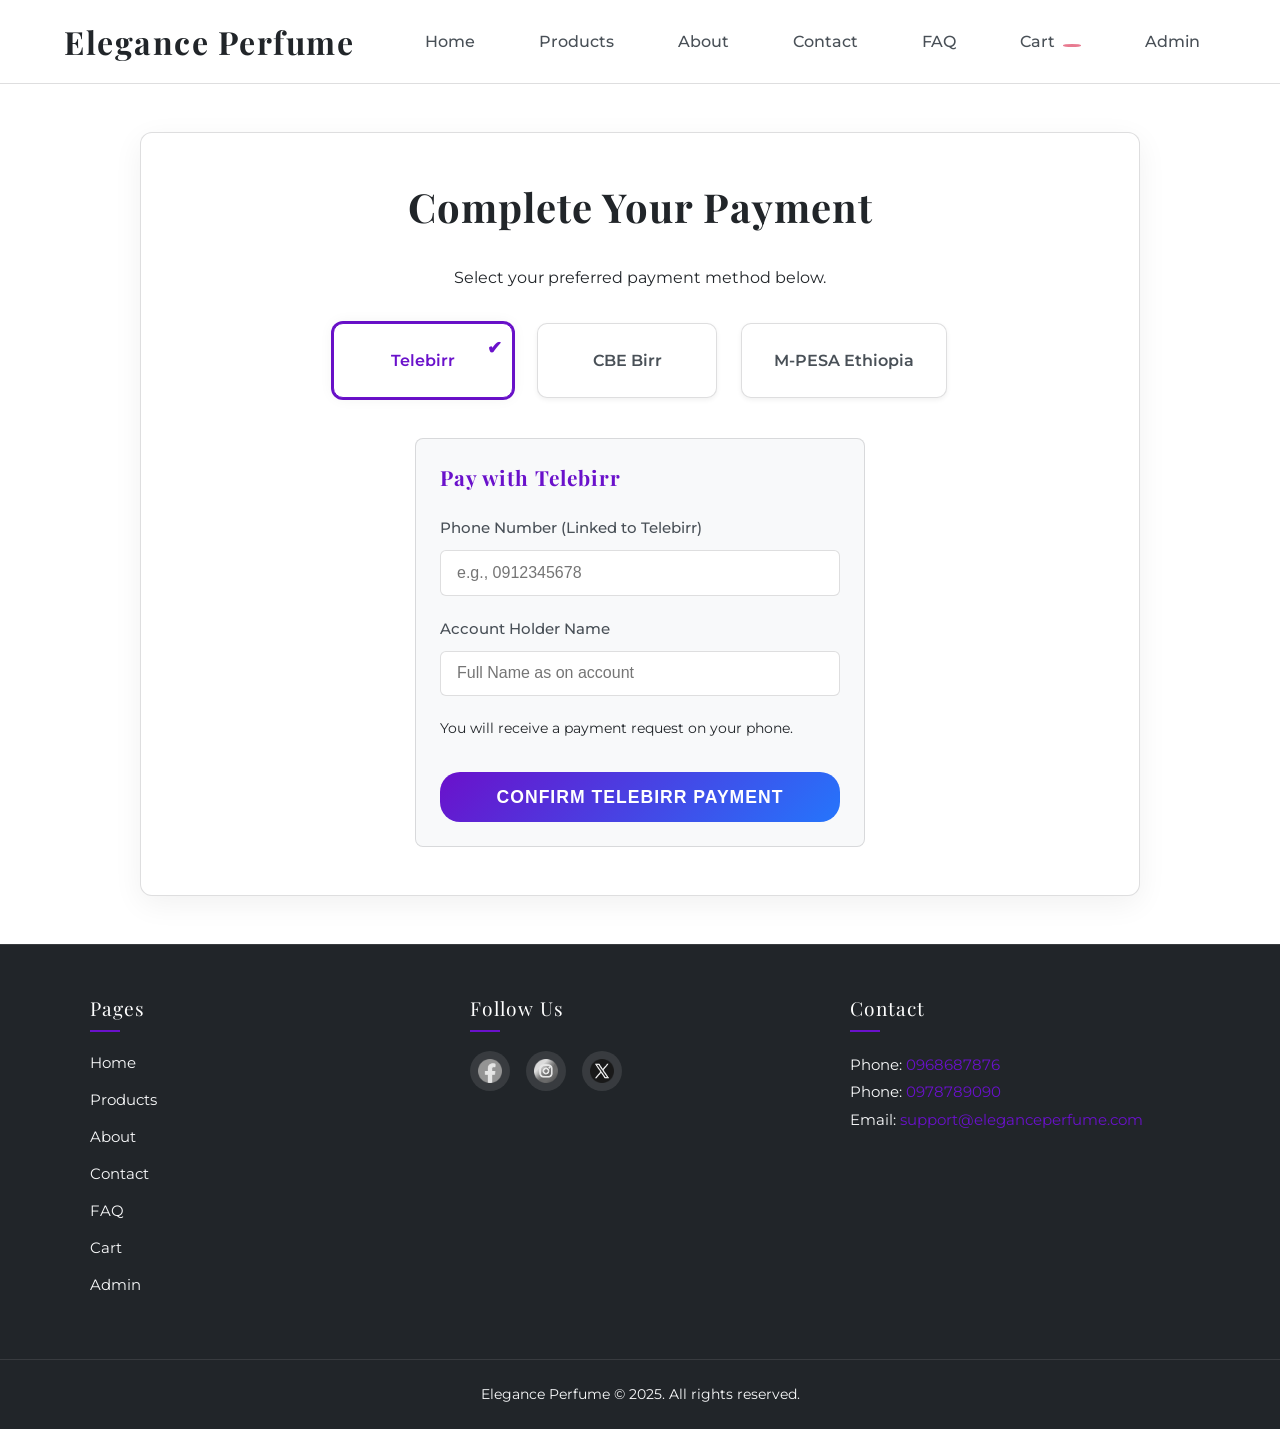
<file: payment.html>
<!DOCTYPE html>
<html lang="en">
<head>
  <meta charset="UTF-8">
  <title>Payment — Elegance Perfume</title>
  <meta name="viewport" content="width=device-width, initial-scale=1.0">
  <link rel="stylesheet" href="style.css">
</head>
<body>

<header>
  <nav class="navbar">
    <a href="index.html" class="logo">Elegance Perfume</a>
    <button class="menu-toggle" aria-label="Open menu" aria-expanded="false">
      <span class="menu-bar"></span>
      <span class="menu-bar"></span>
      <span class="menu-bar"></span>
    </button>
    <div class="nav-links">
      <a href="index.html">Home</a>
      <a href="products.html">Products</a>
      <a href="about.html">About</a>
      <a href="contact.html">Contact</a>
      <a href="faq.html">FAQ</a>
      <a href="cart.html">Cart <span class="cart-count"></span></a> <!-- Will show count before clearing -->
      <a href="admin.html">Admin</a> <!-- Added Admin Link -->
    </div>
  </nav>
</header>

<main>
  <div class="page-wrapper payment-section"> <!-- Applied page-wrapper -->
    <h2 class="page-title payment-title">Complete Your Payment</h2> <!-- Use page-title -->
    <p style="text-align: center; color: var(--text-medium); margin-bottom: 2rem;">
        Select your preferred payment method below.
    </p>
    <div class="payment-methods">
      <div class="payment-method" data-method="Telebirr">Telebirr</div>
      <div class="payment-method" data-method="CBE Birr">CBE Birr</div>
      <div class="payment-method" data-method="M-PESA Ethiopia">M-PESA Ethiopia</div>
    </div>

    <div class="payment-forms">
      <!-- Telebirr -->
      <form class="payment-form" data-method="Telebirr">
        <h3>Pay with Telebirr</h3>
        <label for="telebirr-phone">Phone Number (Linked to Telebirr)</label>
        <input type="tel" id="telebirr-phone" name="telebirrPhone" required pattern="^09\d{8}$" placeholder="e.g., 0912345678" inputmode="tel">
        <label for="telebirr-name">Account Holder Name</label>
        <input type="text" id="telebirr-name" name="telebirrName" required placeholder="Full Name as on account">
        <!-- Add note about payment process if needed -->
        <p style="font-size: 0.9em; color: var(--text-medium); margin-bottom: 1rem;">You will receive a payment request on your phone.</p>
        <button type="submit" class="pay-btn">Confirm Telebirr Payment</button>
      </form>

      <!-- CBE Birr -->
      <form class="payment-form" data-method="CBE Birr">
         <h3>Pay with CBE Birr</h3>
        <label for="cbe-phone">Phone Number (Linked to CBE Birr)</label>
        <input type="tel" id="cbe-phone" name="cbePhone" required pattern="^09\d{8}$" placeholder="e.g., 0912345678" inputmode="tel">
        <label for="cbe-id">Your CBE Birr ID / Short Code (Optional)</label>
        <input type="text" id="cbe-id" name="cbeId" placeholder="If applicable">
         <!-- Add note about payment process if needed -->
         <p style="font-size: 0.9em; color: var(--text-medium); margin-bottom: 1rem;">Follow the instructions sent via SMS or app.</p>
        <button type="submit" class="pay-btn">Confirm CBE Birr Payment</button>
      </form>

      <!-- MPESA -->
      <form class="payment-form" data-method="M-PESA Ethiopia">
         <h3>Pay with M-PESA Ethiopia</h3>
        <label for="mpesa-phone">Phone Number (Linked to M-PESA)</label>
        <input type="tel" id="mpesa-phone" name="mpesaPhone" required pattern="^07\d{8}$" placeholder="e.g., 07xxxxxxxx (Safaricom number)" inputmode="tel">
        <label for="mpesa-name">Account Holder Name</label>
        <input type="text" id="mpesa-name" name="mpesaName" required placeholder="Full Name as on M-PESA">
         <!-- Add note about payment process if needed -->
         <p style="font-size: 0.9em; color: var(--text-medium); margin-bottom: 1rem;">Enter your M-PESA PIN when prompted on your phone.</p>
        <button type="submit" class="pay-btn">Confirm M-PESA Payment</button>
      </form>
    </div>
  </div>
</main>

<footer>
  <div class="footer-container">
    <div class="footer-section">
      <div class="footer-title">Pages</div>
      <div class="footer-links">
        <a href="index.html">Home</a>
        <a href="products.html">Products</a>
        <a href="about.html">About</a>
        <a href="contact.html">Contact</a>
        <a href="faq.html">FAQ</a>
        <a href="cart.html">Cart</a>
        <a href="admin.html">Admin</a>
      </div>
    </div>
    <div class="footer-section">
      <div class="footer-title">Follow Us</div>
      <div class="footer-socials">
        <a href="https://www.facebook.com/login" target="_blank" rel="noopener noreferrer" class="footer-social" title="Facebook">
          <img src="images/icons/facebook.png" alt="Facebook" class="social-icon">
        </a>
        <a href="https://www.instagram.com/accounts/login" target="_blank" rel="noopener noreferrer" class="footer-social" title="Instagram">
          <img src="images/icons/instagram.png" alt="Instagram" class="social-icon">
        </a>
        <a href="https://twitter.com/login" target="_blank" rel="noopener noreferrer" class="footer-social" title="Twitter">
          <img src="images/icons/twitter.png" alt="Twitter" class="social-icon">
        </a>
      </div>
    </div>
    <div class="footer-section">
      <div class="footer-title">Contact</div>
      <div class="footer-contact">
        Phone: <a href="tel:0968687876">0968687876</a><br>
        Phone: <a href="tel:0978789090">0978789090</a><br>
        Email: <a href="mailto:support@eleganceperfume.com">support@eleganceperfume.com</a>
      </div>
    </div>
  </div>
  <div class="footer-bottom">
    Elegance Perfume © 2025. All rights reserved.
  </div>
</footer>
<script src="script.js"></script>
</body>
</html>
</file>
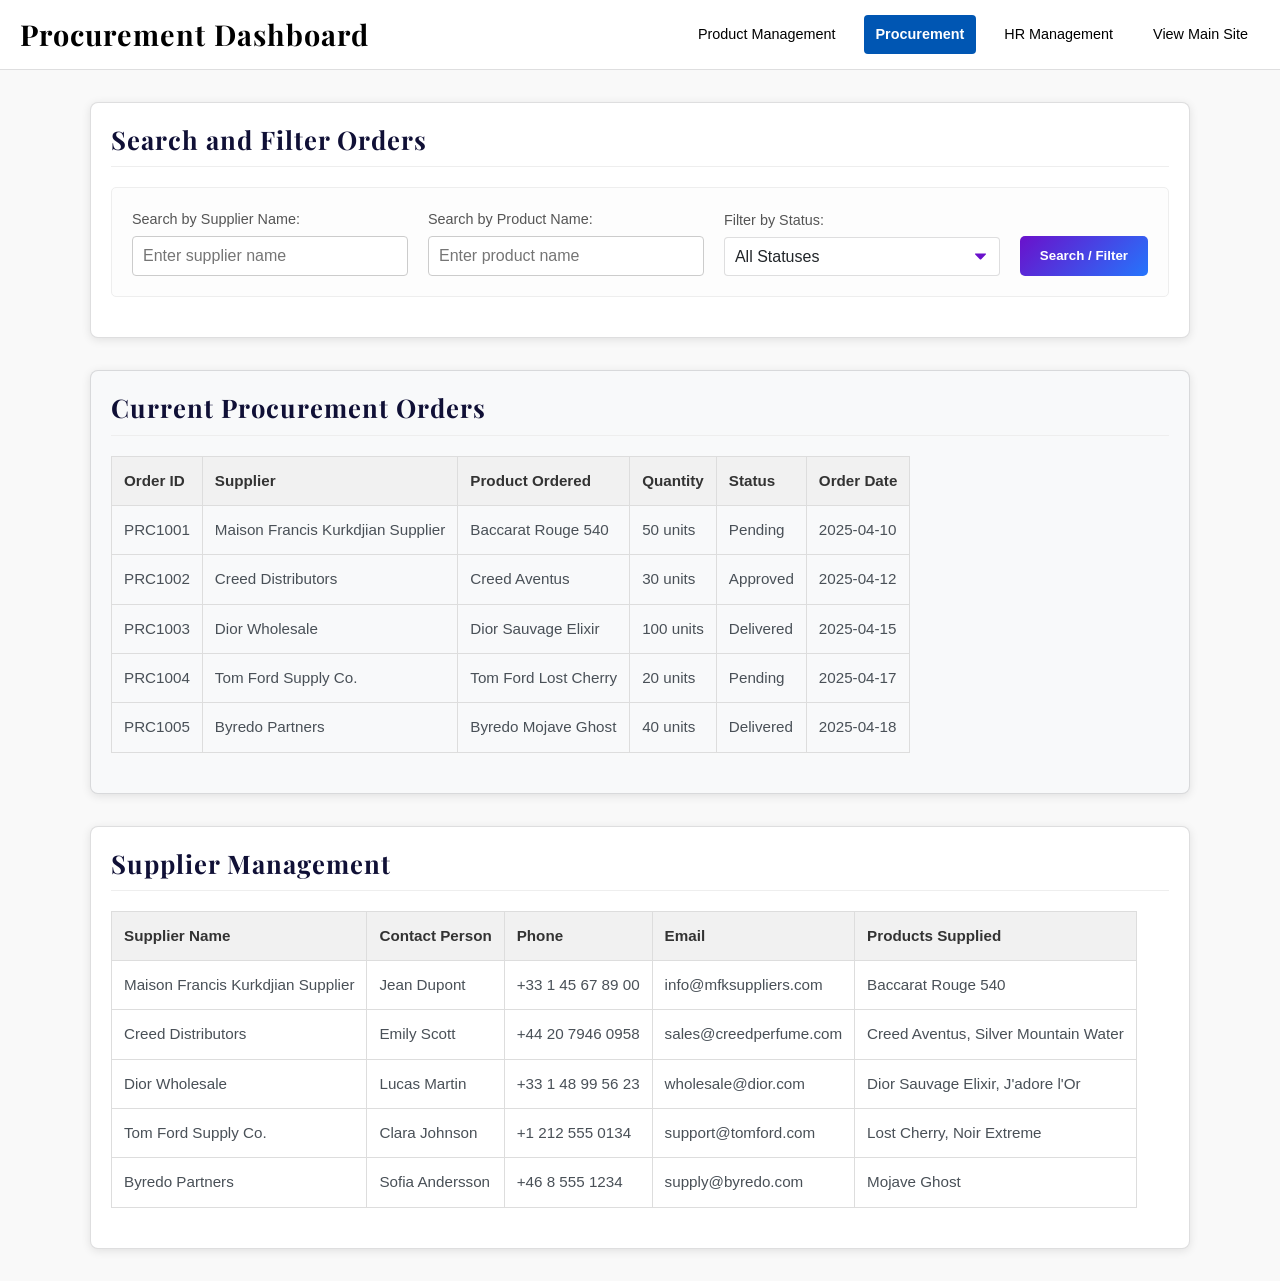
<file: Procurement.html>
<!DOCTYPE html>
<html lang="en">
<head>
    <meta charset="UTF-8">
    <meta name="viewport" content="width=device-width, initial-scale=1.0">
    <title>Procurement Dashboard - Elegance Perfume</title>
    <link rel="stylesheet" href="style.css"> <!-- Link to the main CSS file -->
     <!-- Internal styles specific to this page (can be moved to style.css later if preferred) -->
    <style>
        .procurement-page-body { /* Specific body class */
             font-family: Arial, sans-serif;
             margin: 0;
             padding: 0;
             background-color: #f9f9f9;
             color: #333;
        }
        .procurement-header { /* Specific header class */
             background-color: #101036; /* Using the color from your example */
             color: white;
             padding: 15px 20px;
             display: flex;
             justify-content: space-between;
             align-items: center;
        }
         .procurement-header h1 {
            margin: 0;
            font-size: 1.8rem;
            color: black;
            font-family: 'Playfair Display', serif;
        }
         /* Use same header button styles as management.html */
        .header-buttons { display: flex; gap: 1rem; }
        .header-btn { color: black; text-decoration: none; padding: 8px 12px; border-radius: 4px; transition: background-color 0.2s ease; font-size: 0.9rem; }
        .header-btn:hover { background-color: #0056b3; text-decoration: none; color:white ; }
        .header-btn.active { background-color: #0056b3; font-weight: bold; color:white ; }

         .procurement-section { /* Specific section class */
             padding: 20px;
             max-width: 1100px; /* Wider for tables */
             margin: 2rem auto;
             background-color: #fff;
             border-radius: 8px;
             box-shadow: 0 2px 10px rgba(0,0,0,0.1);
             margin-bottom: 2rem; /* Space between sections */
        }
         .procurement-section h2 {
             color: #101036;
             margin-bottom: 20px;
             font-family: 'Playfair Display', serif;
             border-bottom: 1px solid #eee;
             padding-bottom: 10px;
        }
         /* Table styling consistent with management page */
         .procurement-table { /* Specific table class */
             width: 100%;
             border-collapse: collapse;
             margin-bottom: 20px;
             overflow-x: auto; /* Add horizontal scroll for tables */
             display: block; /* Needed for overflow-x */
        }
         .procurement-table th, .procurement-table td {
             border: 1px solid #ddd;
             padding: 12px;
             text-align: left;
             white-space: nowrap; /* Prevent wrapping */
        }
         .procurement-table th {
             background-color: #f1f1f1;
             color: #333;
             font-weight: 600;
        }

         /* Form styling */
         .search-filter-form { /* Specific form class */
             display: flex;
             flex-wrap: wrap;
             gap: 20px; /* Space between items */
             align-items: flex-end; /* Align button nicely */
             border: 1px solid #eee;
             padding: 20px;
             border-radius: 5px;
             background-color: #fdfdfd;
             margin-bottom: 20px;
        }
         .search-filter-form .form-group {
             flex: 1; /* Allow groups to grow */
             min-width: 200px; /* Minimum width */
             margin-bottom: 0; /* Remove bottom margin */
        }
         .search-filter-form label {
             display: block;
             margin-bottom: 5px;
             font-weight: 500;
             color: #555;
        }
         .search-filter-form input {
             width: 100%;
             padding: 10px;
             box-sizing: border-box;
             border: 1px solid #ccc;
             border-radius: 4px;
        }
         .search-filter-form input:focus {
            border-color: #6A11CB;
            outline: none;
            box-shadow: 0 0 0 2px rgba(106, 17, 203, 0.15);
        }
         .search-filter-form button {
             background-color: #101036;
             color: white;
             border: none;
             padding: 10px 20px;
             cursor: pointer;
             border-radius: 5px;
             height: fit-content; /* Match input height approx */
             line-height: 1.5; /* Adjust line height */
             transition: background-color 0.2s ease;
        }
         .search-filter-form button:hover {
             background-color: #0056b3;
        }
    </style>
</head>
<body class="procurement-page-body"> <!-- Added class -->
    <header class="procurement-header"> <!-- Added class -->
        <h1>Procurement Dashboard</h1>
        <nav class="header-buttons">
            <a href="admin.html" class="header-btn">Product Management</a> <!-- Link back -->
            <a href="Procurement.html" class="header-btn active">Procurement</a> <!-- Mark active -->
            <a href="management.html" class="header-btn">HR Management</a>
             <a href="index.html" class="header-btn">View Main Site</a> <!-- Optional link back -->
        </nav>
    </header>

<main>
    <section id="search-filter" class="procurement-section"> <!-- Added class -->
        <h2>Search and Filter Orders</h2>
        <!-- Added preventDefault to avoid page reload -->
        <form onsubmit="event.preventDefault(); handleSearch();" class="search-filter-form"> <!-- Added class -->
            <div class="form-group">
                <label for="search-supplier">Search by Supplier Name:</label>
                <input type="text" id="search-supplier" name="search-supplier" placeholder="Enter supplier name">
            </div>
            <div class="form-group">
                <label for="search-product">Search by Product Name:</label>
                <input type="text" id="search-product" name="search-product" placeholder="Enter product name">
            </div>
             <div class="form-group">
                <label for="filter-status">Filter by Status:</label>
                 <select id="filter-status" name="filter-status">
                     <option value="">All Statuses</option>
                     <option value="Pending">Pending</option>
                     <option value="Approved">Approved</option>
                     <option value="Delivered">Delivered</option>
                 </select>
            </div>
            <button type="submit">Search / Filter</button>
        </form>
    </section>

    <section id="dashboard" class="procurement-section"> <!-- Added class -->
        <h2>Current Procurement Orders</h2>
        <table class="procurement-table"> <!-- Added class -->
            <thead>
                <tr>
                    <th>Order ID</th>
                    <th>Supplier</th>
                    <th>Product Ordered</th>
                    <th>Quantity</th>
                    <th>Status</th>
                    <th>Order Date</th>
                </tr>
            </thead>
            <tbody id="procurement-orders-body"> <!-- Added ID for JS targeting -->
                <!-- Static Data - JS will replace this if filtering is implemented -->
                <tr>
                    <td>PRC1001</td>
                    <td>Maison Francis Kurkdjian Supplier</td>
                    <td>Baccarat Rouge 540</td>
                    <td>50 units</td>
                    <td>Pending</td>
                    <td>2025-04-10</td>
                </tr>
                <tr>
                    <td>PRC1002</td>
                    <td>Creed Distributors</td>
                    <td>Creed Aventus</td>
                    <td>30 units</td>
                    <td>Approved</td>
                    <td>2025-04-12</td>
                </tr>
                <tr>
                    <td>PRC1003</td>
                    <td>Dior Wholesale</td>
                    <td>Dior Sauvage Elixir</td>
                    <td>100 units</td>
                    <td>Delivered</td>
                    <td>2025-04-15</td>
                </tr>
                <tr>
                    <td>PRC1004</td>
                    <td>Tom Ford Supply Co.</td>
                    <td>Tom Ford Lost Cherry</td>
                    <td>20 units</td>
                    <td>Pending</td>
                    <td>2025-04-17</td>
                </tr>
                <tr>
                    <td>PRC1005</td>
                    <td>Byredo Partners</td>
                    <td>Byredo Mojave Ghost</td>
                    <td>40 units</td>
                    <td>Delivered</td>
                    <td>2025-04-18</td>
                </tr>
                 <!-- Add more static orders if needed -->
            </tbody>
        </table>
    </section>

    <section id="manage-suppliers" class="procurement-section"> <!-- Added class -->
        <h2>Supplier Management</h2>
        <table class="procurement-table"> <!-- Added class -->
            <thead>
                <tr>
                    <th>Supplier Name</th>
                    <th>Contact Person</th>
                    <th>Phone</th>
                    <th>Email</th>
                    <th>Products Supplied</th>
                </tr>
            </thead>
            <tbody>
                 <!-- Static Data -->
                <tr>
                    <td>Maison Francis Kurkdjian Supplier</td>
                    <td>Jean Dupont</td>
                    <td>+33 1 45 67 89 00</td>
                    <td>info@mfksuppliers.com</td>
                    <td>Baccarat Rouge 540</td>
                </tr>
                <tr>
                    <td>Creed Distributors</td>
                    <td>Emily Scott</td>
                    <td>+44 20 7946 0958</td>
                    <td>sales@creedperfume.com</td>
                    <td>Creed Aventus, Silver Mountain Water</td>
                </tr>
                <tr>
                    <td>Dior Wholesale</td>
                    <td>Lucas Martin</td>
                    <td>+33 1 48 99 56 23</td>
                    <td>wholesale@dior.com</td>
                    <td>Dior Sauvage Elixir, J'adore l'Or</td>
                </tr>
                <tr>
                    <td>Tom Ford Supply Co.</td>
                    <td>Clara Johnson</td>
                    <td>+1 212 555 0134</td>
                    <td>support@tomford.com</td>
                    <td>Lost Cherry, Noir Extreme</td>
                </tr>
                <tr>
                    <td>Byredo Partners</td>
                    <td>Sofia Andersson</td>
                    <td>+46 8 555 1234</td>
                    <td>supply@byredo.com</td>
                    <td>Mojave Ghost</td>
                </tr>
                 <!-- Add more static suppliers if needed -->
            </tbody>
        </table>
    </section>
</main>

    <!-- Placeholder for Search/Filter JS -->
    <script>
        // Static data for procurement orders (used for filtering)
        const procurementOrders = [
            { orderId: "PRC1001", supplier: "Maison Francis Kurkdjian Supplier", product: "Baccarat Rouge 540", quantity: "50 units", status: "Pending", date: "2025-04-10" },
            { orderId: "PRC1002", supplier: "Creed Distributors", product: "Creed Aventus", quantity: "30 units", status: "Approved", date: "2025-04-12" },
            { orderId: "PRC1003", supplier: "Dior Wholesale", product: "Dior Sauvage Elixir", quantity: "100 units", status: "Delivered", date: "2025-04-15" },
            { orderId: "PRC1004", supplier: "Tom Ford Supply Co.", product: "Tom Ford Lost Cherry", quantity: "20 units", status: "Pending", date: "2025-04-17" },
            { orderId: "PRC1005", supplier: "Byredo Partners", product: "Byredo Mojave Ghost", quantity: "40 units", status: "Delivered", date: "2025-04-18" }
        ];

        function renderProcurementOrders(ordersToRender) {
            const tableBody = document.getElementById('procurement-orders-body');
            if (!tableBody) return;
            tableBody.innerHTML = ''; // Clear existing

             if(ordersToRender.length === 0) {
                 tableBody.innerHTML = '<tr><td colspan="6">No orders match your criteria.</td></tr>';
                 return;
             }

            ordersToRender.forEach(order => {
                const row = document.createElement('tr');
                row.innerHTML = `
                    <td>${order.orderId}</td>
                    <td>${order.supplier}</td>
                    <td>${order.product}</td>
                    <td>${order.quantity}</td>
                    <td>${order.status}</td>
                    <td>${order.date}</td>
                `;
                tableBody.appendChild(row);
            });
        }

        function handleSearch() {
            const supplierSearch = document.getElementById('search-supplier').value.toLowerCase();
            const productSearch = document.getElementById('search-product').value.toLowerCase();
            const statusFilter = document.getElementById('filter-status').value;

            const filteredOrders = procurementOrders.filter(order => {
                const supplierMatch = !supplierSearch || order.supplier.toLowerCase().includes(supplierSearch);
                const productMatch = !productSearch || order.product.toLowerCase().includes(productSearch);
                const statusMatch = !statusFilter || order.status === statusFilter;
                return supplierMatch && productMatch && statusMatch;
            });

            renderProcurementOrders(filteredOrders);
        }

        // Initial render on page load
        document.addEventListener('DOMContentLoaded', () => {
            renderProcurementOrders(procurementOrders); // Show all initially

            // Optional: Add listener for real-time filtering on input change
            // document.getElementById('search-supplier').addEventListener('input', handleSearch);
            // document.getElementById('search-product').addEventListener('input', handleSearch);
            // document.getElementById('filter-status').addEventListener('change', handleSearch);
        });

    </script>

    <!-- Link main script file (optional, if needed for common functions later) -->
    <!-- <script src="script.js"></script> -->
</body>
</html>
</file>
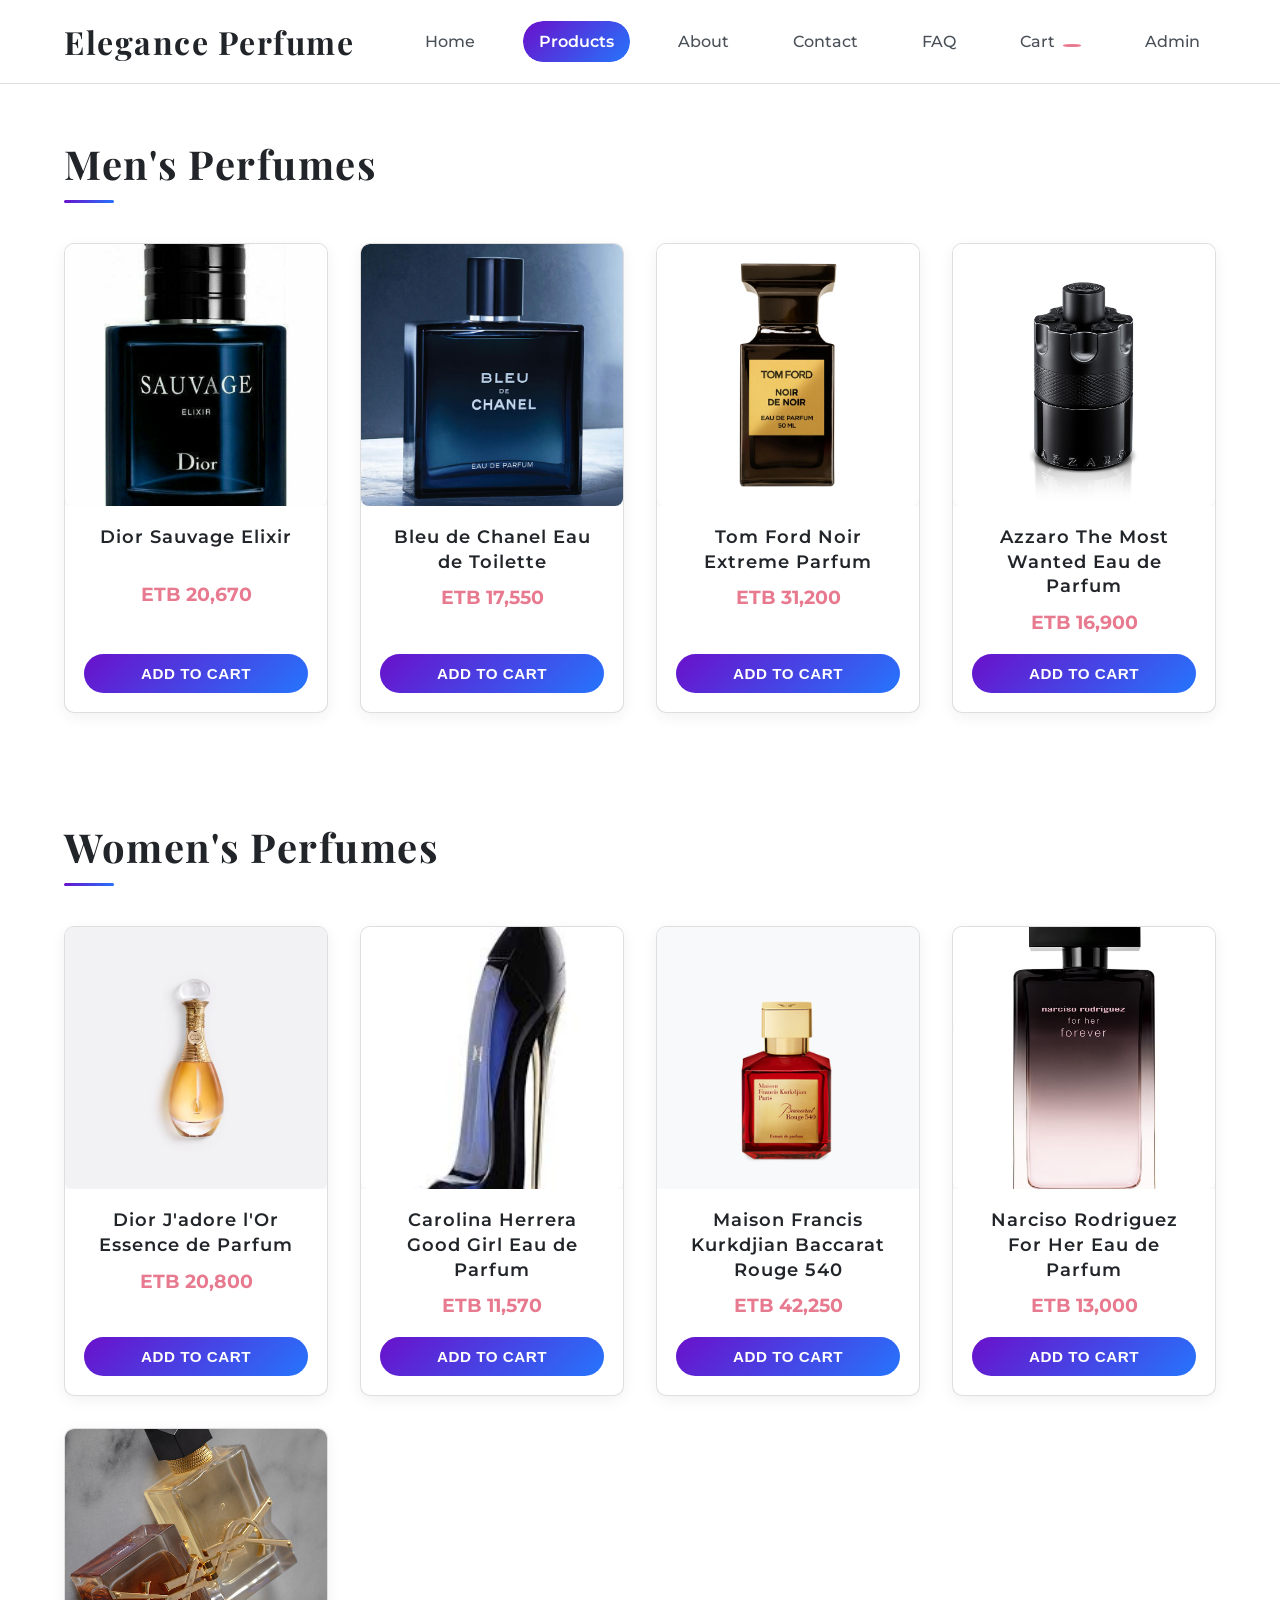
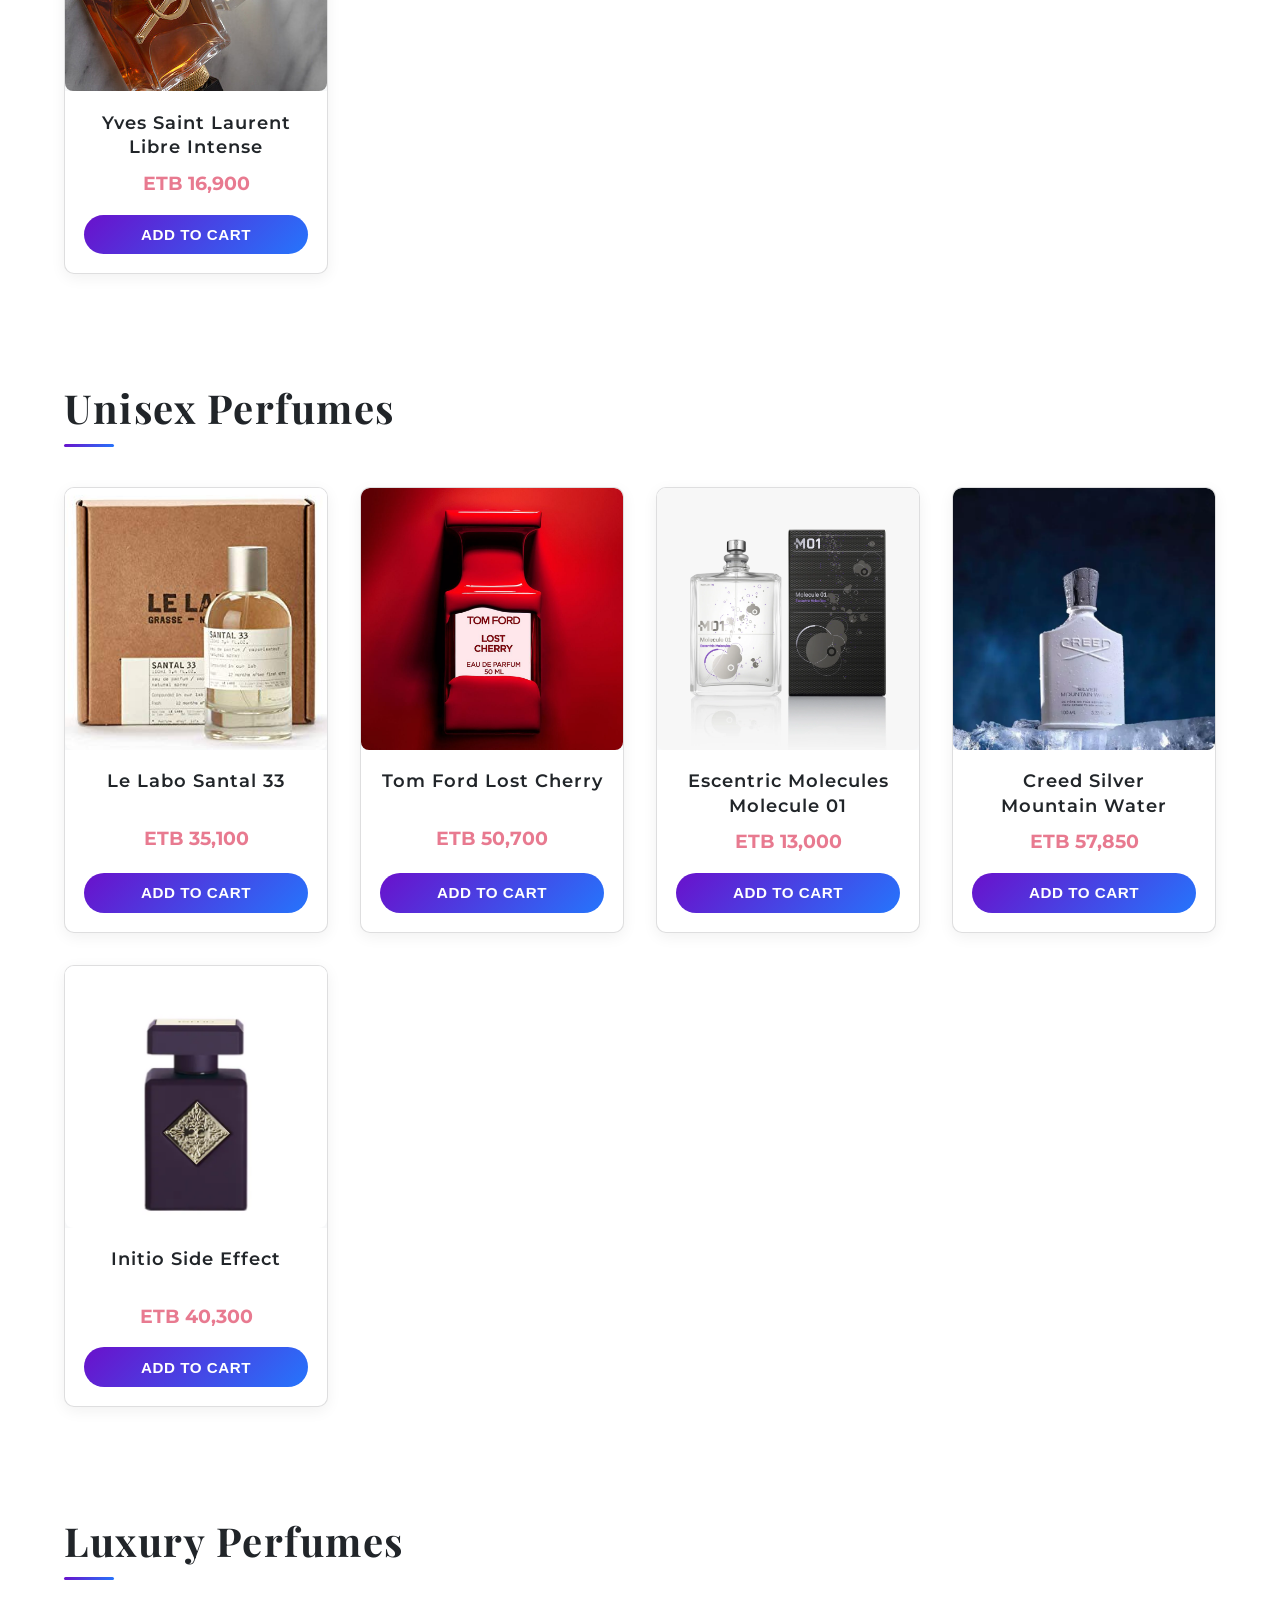
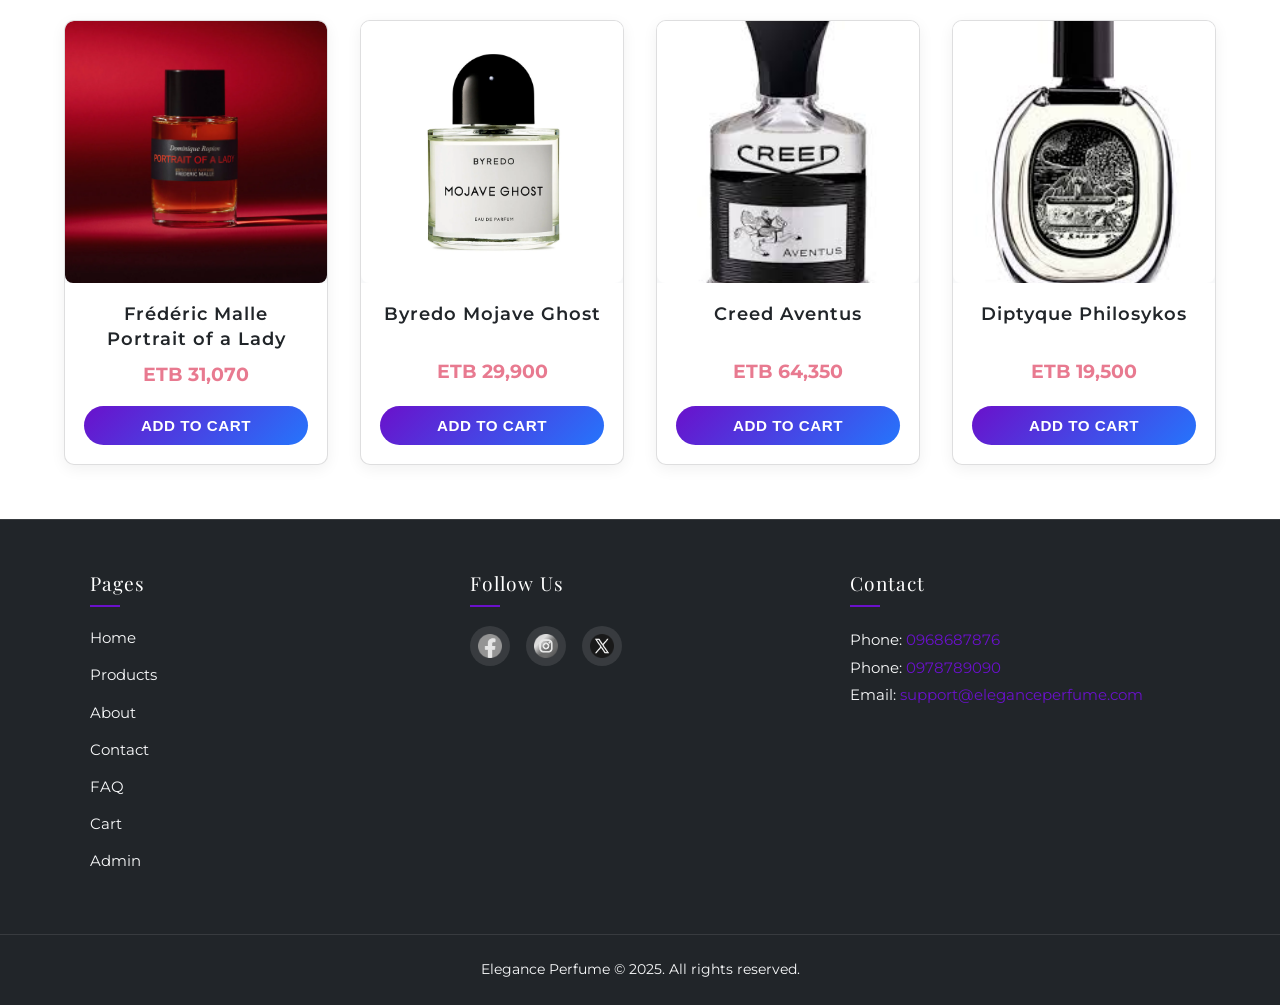
<file: products.html>
<!DOCTYPE html>
<html lang="en">
<head>
  <meta charset="UTF-8">
  <title>Products — Elegance Perfume</title>
  <meta name="viewport" content="width=device-width, initial-scale=1.0">
  <link rel="stylesheet" href="style.css">
</head>
<body>

<header>
  <nav class="navbar">
    <a href="index.html" class="logo">Elegance Perfume</a>
    <button class="menu-toggle" aria-label="Open menu" aria-expanded="false">
      <span class="menu-bar"></span>
      <span class="menu-bar"></span>
      <span class="menu-bar"></span>
    </button>
    <div class="nav-links">
      <a href="index.html">Home</a>
      <a href="products.html" class="active">Products</a>
      <a href="about.html">About</a>
      <a href="contact.html">Contact</a>
      <a href="faq.html">FAQ</a>
      <a href="cart.html">Cart <span class="cart-count"></span></a>
      <a href="admin.html">Admin</a> <!-- Added Admin Link -->
    </div>
  </nav>
</header>

<main>
  <!-- Men's Perfumes -->
  <!-- Added data-category attribute -->
  <section id="men-perfumes" class="products-section" data-category="Men">
    <h2 class="section-title">Men's Perfumes</h2>
    <div class="products-grid">
        <!-- Products loaded by JS -->
        <p>Loading Men's Perfumes...</p>
    </div>
  </section>

  <!-- Women's Perfumes -->
  <!-- Added data-category attribute -->
  <section id="women-perfumes" class="products-section" data-category="Women">
    <h2 class="section-title">Women's Perfumes</h2>
    <div class="products-grid">
        <!-- Products loaded by JS -->
        <p>Loading Women's Perfumes...</p>
    </div>
  </section>

  <!-- Unisex Perfumes -->
  <!-- Added data-category attribute -->
  <section id="unisex-perfumes" class="products-section" data-category="Unisex">
    <h2 class="section-title">Unisex Perfumes</h2>
    <div class="products-grid">
        <!-- Products loaded by JS -->
         <p>Loading Unisex Perfumes...</p>
    </div>
  </section>

  <!-- Luxury Perfumes -->
  <!-- Added data-category attribute -->
  <section id="luxury-perfumes" class="products-section" data-category="Luxury">
    <h2 class="section-title">Luxury Perfumes</h2>
    <div class="products-grid">
        <!-- Products loaded by JS -->
        <p>Loading Luxury Perfumes...</p>
    </div>
  </section>
</main>

<footer>
  <div class="footer-container">
    <div class="footer-section">
      <div class="footer-title">Pages</div>
      <div class="footer-links">
        <a href="index.html">Home</a>
        <a href="products.html">Products</a>
        <a href="about.html">About</a>
        <a href="contact.html">Contact</a>
        <a href="faq.html">FAQ</a>
        <a href="cart.html">Cart</a>
        <a href="admin.html">Admin</a>
      </div>
    </div>
    <div class="footer-section">
      <div class="footer-title">Follow Us</div>
      <div class="footer-socials">
        <a href="https://www.facebook.com/login" target="_blank" rel="noopener noreferrer" class="footer-social" title="Facebook">
          <img src="images/icons/facebook.png" alt="Facebook" class="social-icon">
        </a>
        <a href="https://www.instagram.com/accounts/login" target="_blank" rel="noopener noreferrer" class="footer-social" title="Instagram">
          <img src="images/icons/instagram.png" alt="Instagram" class="social-icon">
        </a>
        <a href="https://twitter.com/login" target="_blank" rel="noopener noreferrer" class="footer-social" title="Twitter">
          <img src="images/icons/twitter.png" alt="Twitter" class="social-icon">
        </a>
      </div>
    </div>
    <div class="footer-section">
      <div class="footer-title">Contact</div>
      <div class="footer-contact">
        Phone: <a href="tel:0968687876">0968687876</a><br>
        Phone: <a href="tel:0978789090">0978789090</a><br>
        Email: <a href="mailto:support@eleganceperfume.com">support@eleganceperfume.com</a>
      </div>
    </div>
  </div>
  <div class="footer-bottom">
    Elegance Perfume © 2025. All rights reserved.
  </div>
</footer>
<script src="script.js"></script>
</body>
</html>
</file>
<file: style.css>
/* style.css — Elegance Perfume (Revamped Design - Bright Theme) */

/* FONT IMPORTS (Same as before) */
@import url('https://fonts.googleapis.com/css2?family=Playfair+Display:wght@600;700&family=Montserrat:wght@400;500;600&display=swap');

/* ROOT VARIABLES - New Bright Palette */
:root {
    --bg-light-primary: #FFFFFF;       /* White */
    --bg-light-secondary: #F8F9FA;   /* Very Light Gray/Off-white */
    --bg-accent-subtle: #F4F0FF;    /* Very Light Purple for subtle backgrounds */

    /* Accents - Keep vibrant but ensure contrast */
    --accent-primary: #6A11CB;       /* Rich Purple */
    --accent-secondary: #2575FC;     /* Bright Blue */
    --accent-highlight: #E87A90;     /* Warm Coral/Rose for prices/highlights */

    /* Text */
    --text-dark-primary: #212529;     /* Dark Gray for main text */
    --text-dark-secondary: #495057;   /* Medium-Dark Gray */
    --text-light-primary: #FFFFFF;    /* White text for on accent backgrounds */
    --text-accent: var(--accent-primary); /* Text in primary accent color */

    /* Borders & Shadows */
    --border-color: rgba(33, 37, 41, 0.15); /* Subtle dark border */
    --shadow-soft: rgba(0, 0, 0, 0.06);     /* Softer shadow for light theme */
    --shadow-medium: rgba(0, 0, 0, 0.1);    /* Slightly deeper shadow */

    /* Fonts & Transitions */
    --font-primary: 'Playfair Display', serif;
    --font-secondary: 'Montserrat', Arial, sans-serif;
    --transition-fast: all 0.2s ease-in-out;
    --transition-medium: all 0.3s ease-in-out;

    /* Gradients & Effects */
    --glossy-gradient-light: linear-gradient(145deg, var(--bg-light-secondary), var(--bg-light-primary)); /* Subtle light gradient */
    --accent-gradient: linear-gradient(135deg, var(--accent-primary), var(--accent-secondary)); /* Purple to Blue */
    --button-hover-glow: 0 0 12px rgba(106, 17, 203, 0.3); /* Purple glow */
}

/* RESET & BASE STYLES */
* {
    margin: 0;
    padding: 0;
    box-sizing: border-box;
}
html {
    scroll-behavior: smooth;
    font-size: 16px;
}
body {
    font-family: var(--font-secondary);
    background-color: var(--bg-light-primary); /* Light Background */
    color: var(--text-dark-primary);       /* Dark Text */
    font-size: 1rem;
    line-height: 1.6;
    min-height: 100vh;
    overflow-x: hidden;
    display: flex;
    flex-direction: column;
}
main {
    flex-grow: 1;
}
a {
    color: var(--accent-primary); /* Use primary accent for links */
    text-decoration: none;
    transition: var(--transition-fast);
}
a:hover {
    color: var(--accent-secondary); /* Use secondary accent for hover */
    text-decoration: underline;
}
ul {
    list-style: none;
}
img {
    max-width: 100%;
    height: auto;
    display: block;
    border-radius: 8px;
}
/* Focus styles */
a:focus-visible, button:focus-visible, input:focus-visible, select:focus-visible, textarea:focus-visible {
    outline: 2px solid var(--accent-secondary);
    outline-offset: 2px;
    box-shadow: 0 0 0 4px rgba(37, 117, 252, 0.2); /* Blue glow */
}

/* TYPOGRAPHY */
h1, h2, h3, .logo {
    font-family: var(--font-primary);
    font-weight: 700;
    letter-spacing: 1px;
    color: var(--text-dark-primary); /* Dark headings */
}
h1 { font-size: clamp(2.5rem, 6vw, 3.5rem); line-height: 1.2; }
h2 { font-size: clamp(1.8rem, 5vw, 2.5rem); line-height: 1.3; }
h3 { font-size: clamp(1.2rem, 4vw, 1.5rem); line-height: 1.4; }

.section-title {
    text-align: center;
    margin-bottom: 2.5rem;
    color: var(--text-dark-primary); /* Dark title */
    letter-spacing: 1.5px;
    position: relative;
    padding-bottom: 0.5rem;
}
.section-title::after { /* Underline uses accent gradient */
    content: '';
    position: absolute;
    bottom: 0;
    left: 50%;
    transform: translateX(-50%);
    width: 60px;
    height: 3px;
    background: var(--accent-gradient);
    border-radius: 2px;
}

/* CONTAINER */
.container {
    width: 90%;
    max-width: 1200px;
    margin: 0 auto;
    padding: 0 1rem;
}

/* HEADER & NAVIGATION */
header:not(.admin-header) {
    background-color: rgba(255, 255, 255, 0.9); /* Semi-transparent white */
    backdrop-filter: blur(10px);
    -webkit-backdrop-filter: blur(10px);
    border-bottom: 1px solid var(--border-color); /* Use light border */
    position: sticky;
    top: 0;
    z-index: 1000;
    transition: background-color 0.3s ease;
}

.navbar {
    display: flex;
    align-items: center;
    justify-content: space-between;
    padding: 1rem 0;
    position: relative;
    min-height: 70px;
    width: 90%;
    max-width: 1200px;
    margin: 0 auto;
}
.logo {
    color: var(--text-dark-primary); /* Dark logo */
    font-size: clamp(1.5rem, 4vw, 2rem);
    letter-spacing: 1.5px;
    font-weight: 700;
    text-shadow: none; /* Remove shadow */
}
.logo:hover {
    color: var(--accent-primary); /* Accent color on hover */
    text-decoration: none;
}
.nav-links {
    display: flex;
    gap: clamp(1rem, 3vw, 2rem);
    align-items: center;
}
.nav-links a {
    padding: 0.5rem 1rem;
    border-radius: 20px;
    transition: var(--transition-medium);
    font-weight: 500;
    color: var(--text-dark-secondary); /* Dark secondary text */
    position: relative;
    overflow: hidden;
    z-index: 1;
}
.nav-links a::before { /* Hover background effect uses accent */
    content: '';
    position: absolute;
    top: 0;
    left: 0;
    width: 100%;
    height: 100%;
    background: var(--accent-gradient);
    border-radius: 20px;
    transform: scaleX(0);
    transform-origin: left;
    transition: transform 0.3s ease;
    z-index: -1;
}
.nav-links a:hover::before,
.nav-links a.active::before {
    transform: scaleX(1);
}
.nav-links a:hover,
.nav-links a.active {
    color: var(--text-light-primary); /* Light text on accent background */
    text-decoration: none;
    font-weight: 600;
}
.nav-links .cart-count {
    background-color: var(--accent-highlight); /* Use highlight color */
    color: var(--text-light-primary); /* White text */
    border-radius: 50%;
    padding: 0.1em 0.4em;
    font-size: 0.8rem;
    margin-left: 4px;
    font-weight: 600;
    min-width: 18px;
    text-align: center;
    display: inline-block;
}
.nav-links .cart-count.has-items { animation: pulse 1s infinite alternate; }
@keyframes pulse {
    from { transform: scale(1); }
    to { transform: scale(1.1); }
}

/* MOBILE NAV */
.menu-toggle {
    display: none; /* Will be changed in media query */
    flex-direction: column;
    gap: 5px;
    cursor: pointer;
    padding: 10px;
    z-index: 1002;
    background: none;
    border: none;
}
.menu-bar {
    width: 28px;
    height: 3px;
    background: var(--text-dark-primary); /* Dark bars */
    border-radius: 3px;
    transition: var(--transition-medium);
    transform-origin: center;
}
/* Animate hamburger to X */
.menu-toggle[aria-expanded="true"] .menu-bar:nth-child(1) { transform: translateY(8px) rotate(45deg); }
.menu-toggle[aria-expanded="true"] .menu-bar:nth-child(2) { opacity: 0; }
.menu-toggle[aria-expanded="true"] .menu-bar:nth-child(3) { transform: translateY(-8px) rotate(-45deg); }

/* HERO SECTION */
.hero {
    background: var(--glossy-gradient-light); /* Subtle light gradient */
    padding: clamp(4rem, 15vh, 8rem) 0;
    text-align: center;
    position: relative;
    overflow: hidden;
    min-height: 60vh;
    display: flex;
    align-items: center;
    justify-content: center;
}
.hero::before { /* Image with lighter opacity */
    content: '';
    position: absolute;
    top: 0; left: 0; right: 0; bottom: 0;
    background: url('images/home.jpg') no-repeat center center/cover;
    opacity: 1; /* Much lighter image */
    z-index: 1;
}
.hero-content {
    position: relative;
    z-index: 3;
    max-width: 750px;
    padding: 0 1rem;
    animation: fadeInHero 1s ease-out forwards;
}
@keyframes fadeInHero {
    from { opacity: 0; transform: translateY(20px); }
    to { opacity: 1; transform: translateY(0); }
}
.hero h1 {
    color: rgb(245,245,245); /* Dark heading */
    text-shadow: 1px 1px 2px rgb(245,245,245); /* Subtle shadow */
    margin-bottom: 1.5rem;
}
.hero p {
    margin-bottom: 2.5rem;
    color: rgb(245,245,245); /* Dark secondary text */
    font-size: 1.1rem;
    text-shadow: none;
}
.hero-cta { /* Button uses accent gradient */
    background: var(--accent-gradient);
    color: var(--text-light-primary); /* Light text on button */
    border: none;
    padding: 0.9rem 2.1rem;
    border-radius: 30px;
    font-size: 1.1rem;
    font-weight: 600;
    cursor: pointer;
    transition: var(--transition-medium);
    box-shadow: 0 4px 15px var(--shadow-soft); /* Softer shadow */
    text-transform: uppercase;
    letter-spacing: 1px;
}
.hero-cta:hover {
    transform: translateY(-3px) scale(1.05);
    box-shadow: var(--button-hover-glow);
}

/* GENERAL SECTION STYLING */
section {
    padding: clamp(3rem, 8vh, 5rem) 0;
}
section:nth-of-type(even):not(.products-section):not(.admin-section) {
     background-color: var(--bg-light-secondary); /* Use light secondary bg */
}

/* CATEGORIES */
.categories {
    display: grid;
    grid-template-columns: repeat(auto-fit, minmax(220px, 1fr));
    gap: 2rem;
    max-width: 1100px;
    margin: 0 auto;
    padding: 0 1rem;
}
.category-card {
    background: var(--bg-light-primary); /* White card */
    border-radius: 12px;
    box-shadow: 0 5px 20px var(--shadow-soft); /* Soft shadow */
    text-align: center;
    padding: 2rem 1rem;
    transition: var(--transition-medium);
    cursor: pointer;
    border: 1px solid var(--border-color); /* Light border */
    position: relative;
    overflow: hidden;
}
.category-card::before { /* Subtle glossy effect */
    content: '';
    position: absolute;
    top: -50%; left: -50%;
    width: 200%; height: 200%;
    background: radial-gradient(circle, rgba(106, 17, 203, 0.05) 0%, rgba(106, 17, 203, 0) 70%); /* Very subtle purple sheen */
    transform: rotate(30deg);
    opacity: 0;
    transition: opacity 0.4s ease;
}
.category-card:hover::before { opacity: 1; }
.category-card:hover {
    transform: translateY(-8px) scale(1.03);
    box-shadow: 0 8px 25px var(--shadow-medium); /* Slightly deeper shadow */
    border-color: var(--accent-primary); /* Accent border on hover */
}
.category-icon {
    font-size: 3rem;
    color: var(--accent-primary); /* Accent icon */
    margin-bottom: 1rem;
    line-height: 1;
}
.category-title {
    font-size: 1.2rem;
    font-weight: 600;
    margin-bottom: 0;
    color: var(--text-dark-primary); /* Dark title */
}
.category-card a:hover { text-decoration: none; }
.category-card a:focus-visible { outline-offset: 4px; }

/* HOW IT WORKS */
.how-it-works {
    background: var(--glossy-gradient-light); /* Use light gradient */
    color: var(--text-dark-primary); /* Dark text */
}
.how-steps {
    display: flex;
    gap: 2rem;
    justify-content: center;
    flex-wrap: wrap;
    margin-top: 2rem;
    max-width: 1000px;
    margin-left: auto; margin-right: auto;
    padding: 0 1rem;
}
.how-step {
    flex: 1;
    min-width: 240px;
    max-width: 300px;
    background: rgba(255, 255, 255, 0.7); /* Semi-transparent white */
    border: 1px solid var(--border-color);
    backdrop-filter: blur(5px);
    -webkit-backdrop-filter: blur(5px);
    border-radius: 12px;
    padding: 2rem 1.5rem;
    text-align: center;
    transition: var(--transition-medium);
    box-shadow: 0 4px 10px var(--shadow-soft);
}
.how-step:hover {
    background: rgba(255, 255, 255, 0.9);
    transform: translateY(-5px);
    box-shadow: 0 6px 20px var(--shadow-medium);
}
.how-icon {
    font-size: 2.5rem;
    color: var(--accent-secondary); /* Blue icon */
    margin-bottom: 1rem;
    line-height: 1;
}
.how-title {
    font-size: 1.2rem;
    font-weight: 600;
    margin-bottom: .5rem;
    color: var(--text-dark-primary); /* Dark title */
}
.how-desc {
    color: var(--text-dark-secondary); /* Dark secondary text */
    font-size: 0.95rem;
}

/* TESTIMONIALS */
.testimonials {
    background-color: var(--bg-light-secondary); /* Off-white background */
}
.testimonial-list {
    display: grid;
    grid-template-columns: repeat(auto-fit, minmax(280px, 1fr));
    gap: 2rem;
    max-width: 1100px;
    margin: 0 auto;
    padding: 0 1rem;
}
.testimonial-card {
    background: var(--bg-light-primary); /* White card */
    border-radius: 12px;
    box-shadow: 0 5px 15px var(--shadow-soft);
    padding: 2rem 1.5rem;
    text-align: center;
    border: 1px solid var(--border-color);
    position: relative;
}
.testimonial-card::before { /* Quote icon */
    content: '“';
    position: absolute;
    top: 10px; left: 15px;
    font-size: 4rem;
    color: rgba(106, 17, 203, 0.1); /* Subtle purple */
    font-family: var(--font-primary);
    line-height: 1;
}

.testimonial-icon span { /* Avatar placeholder */
    display: inline-flex;
    align-items: center;
    justify-content: center;
    width: 50px; height: 50px;
    background: var(--accent-gradient); /* Accent gradient bg */
    border-radius: 50%;
    font-size: 1.8rem;
    color: var(--text-light-primary); /* Light text */
    margin-bottom: 1rem;
    box-shadow: 0 2px 5px var(--shadow-soft);
}
.testimonial-card div:not(.testimonial-name):not(.testimonial-icon) { /* Quote text */
    color: var(--text-dark-secondary); /* Dark secondary text */
    font-style: italic;
    margin-bottom: 1rem;
}
.testimonial-name {
    margin-top: 1rem;
    font-weight: 600;
    color: var(--accent-primary); /* Accent name */
}

/* FOOTER */
/* Option 1: Keep Footer Dark (for contrast) */
footer:not(.admin-footer) {
     background: var(--text-dark-primary); /* Dark background */
     color: var(--bg-light-secondary); /* Light text */
     padding: 3rem 0 1.5rem 0;
     margin-top: auto;
     border-top: 1px solid rgba(255, 255, 255, 0.1); /* Light border on dark */
}
.footer-container {
    width: 90%; max-width: 1100px; margin: auto;
    display: grid;
    grid-template-columns: repeat(auto-fit, minmax(200px, 1fr));
    gap: 2.5rem;
    justify-content: space-between;
}
.footer-section { min-width: 180px; }
.footer-title {
    color: var(--text-light-primary); /* White title */
    font-family: var(--font-primary);
    font-size: 1.2rem;
    margin-bottom: 1.2rem;
    letter-spacing: 1px;
    position: relative;
    padding-bottom: 0.5rem;
}
.footer-title::after { /* Underline uses accent */
     content: ''; position: absolute; bottom: 0; left: 0;
     width: 30px; height: 2px; background: var(--accent-primary);
}
.footer-links a {
    color: var(--bg-light-secondary); /* Light links */
    display: block; margin-bottom: 0.8rem; font-size: 0.95rem;
    transition: var(--transition-fast);
}
.footer-links a:hover {
    color: var(--accent-highlight); /* Highlight color on hover */
    padding-left: 5px; text-decoration: none;
}
.footer-socials { display: flex; gap: 1rem; margin-top: 1rem; }
.footer-social img.social-icon {
    width: 24px; height: 24px; transition: var(--transition-fast);
    filter: brightness(1.5) contrast(0.8) saturate(0); /* Make icons white-ish */
}
.footer-social { /* Container for icon */
    display: inline-block; padding: 8px;
    background-color: rgba(255, 255, 255, 0.1); /* Light bg on dark */
    border-radius: 50%; line-height: 0; transition: var(--transition-fast);
}
.footer-social:hover {
    background-color: var(--accent-primary); /* Accent bg on hover */
}
.footer-social:hover img.social-icon {
    filter: brightness(1) contrast(1) saturate(1); /* Restore color */
    transform: scale(1.1);
}
.footer-contact { font-size: 0.95rem; margin-top: 1rem; line-height: 1.8; }
.footer-contact a { color: var(--accent-primary); } /* Accent links */
.footer-contact a:hover { color: var(--accent-highlight); }
.footer-bottom {
    text-align: center; margin-top: 3rem; padding-top: 1.5rem;
    font-size: 0.85rem; color: var(--bg-light-secondary); /* Light text */
    border-top: 1px solid rgba(255, 255, 255, 0.1); /* Fainter separator */
}
.footer-bottom a { color: var(--accent-primary); }

/* === GENERAL PAGE WRAPPERS === */
.page-wrapper {
    width: 90%; max-width: 1000px; margin: 3rem auto;
    background: var(--bg-light-primary); /* White background */
    border-radius: 12px;
    padding: clamp(1.5rem, 4vw, 3rem);
    box-shadow: 0 8px 30px var(--shadow-soft); /* Soft shadow */
    border: 1px solid var(--border-color);
}
.page-title {
    color: var(--text-dark-primary); /* Dark title */
    font-size: clamp(1.8rem, 5vw, 2.5rem);
    margin-bottom: 2rem;
    text-align: center;
    font-family: var(--font-primary);
}

/* ========== ABOUT PAGE ========== */
.about-section { /* Uses page-wrapper */ }
.about-desc {
    font-size: 1.1rem;
    color: var(--text-dark-secondary); /* Dark secondary text */
    margin-bottom: 2rem; line-height: 1.7; text-align: center;
}
.about-desc strong { color: var(--accent-primary); } /* Accent strong text */
.about-desc b { display: block; margin-top: 1.5rem; color: var(--accent-secondary); } /* Blue group project text */
.group-members {
    display: grid; grid-template-columns: repeat(auto-fit, minmax(200px, 1fr));
    gap: 1.5rem; justify-content: center; margin-top: 2.5rem;
}
.member-card {
    background: var(--bg-light-secondary); /* Light gray card */
    border-radius: 10px; padding: 1.5rem; text-align: center;
    box-shadow: 0 4px 10px var(--shadow-soft);
    border: 1px solid var(--border-color);
    transition: var(--transition-medium);
}
.member-card:hover { transform: translateY(-5px); box-shadow: 0 6px 15px var(--shadow-medium); }
.member-icon {
    width: 50px; height: 50px; background: var(--accent-gradient);
    border-radius: 50%; display: flex; align-items: center; justify-content: center;
    color: var(--text-light-primary); /* Light icon on gradient */
    font-size: 1.8rem; margin: 0 auto 1rem auto;
}
.member-name { font-weight: 600; color: var(--text-dark-primary); margin-bottom: .3rem; font-size: 1.1rem; }
.member-id { font-size: 0.9rem; color: var(--text-dark-secondary); }

/* ========== CONTACT PAGE ========== */
.contact-section { /* Uses page-wrapper */ }
.contact-details {
    display: flex; flex-direction: column; gap: 1.5rem;
    align-items: center; margin-bottom: 2.5rem; text-align: center;
}
.contact-item {
    display: flex; align-items: center; gap: 0.8rem;
    font-size: 1.1rem; color: var(--text-dark-secondary);
}
.contact-icon { color: var(--accent-primary); font-size: 1.6rem; }
.contact-item a { color: var(--accent-primary); }
.contact-item a:hover { color: var(--accent-secondary); }
.contact-socials { display: flex; gap: 1.5rem; justify-content: center; margin-top: 1.5rem; }
/* Contact socials use footer styling, but need light background */
.contact-socials .footer-social { background-color: var(--bg-light-secondary); }
.contact-socials .footer-social:hover { background-color: var(--accent-subtle); }
.contact-socials .footer-social img.social-icon { filter: none; } /* Show color icons */
.contact-socials .footer-social:hover img.social-icon { transform: scale(1.1); }


/* ========== CART PAGE ========== */
.cart-section { /* Uses page-wrapper */ }
.cart-title { /* Uses page-title */ }

.cart-table-container {
    overflow-x: auto; margin-bottom: 1.5rem;
    border: 1px solid var(--border-color);
    border-radius: 8px;
}
.cart-table { width: 100%; border-collapse: collapse; min-width: 600px; }
.cart-table th, .cart-table td {
    padding: 1rem; text-align: left; vertical-align: middle;
    border-bottom: 1px solid var(--border-color);
}
.cart-table th {
    background-color: var(--bg-light-secondary); /* Light gray header */
    color: var(--text-dark-secondary); /* Dark secondary text */
    font-weight: 600; font-size: 0.9rem; text-transform: uppercase; letter-spacing: 0.5px;
}
.cart-table td { color: var(--text-dark-secondary); }
.cart-table td[data-label="Image"] { width: 80px; }
.cart-table td img.cart-product-img {
    width: 60px; height: 60px; object-fit: cover; border-radius: 6px;
    border: 1px solid var(--border-color);
}
.cart-table td[data-label="Name"] { color: var(--text-dark-primary); font-weight: 500; }
.cart-table td[data-label="Price"], .cart-table td[data-label="Subtotal"] { color: var(--accent-highlight); font-weight: 600; } /* Highlight color */
.cart-table td[data-label="Qty"] { width: 100px; text-align: center; }
.cart-table td[data-label="Action"] { width: 120px; text-align: center; }

.cart-qty-input {
    width: 55px; padding: 0.4rem; border: 1px solid var(--border-color);
    border-radius: 6px; text-align: center; font-size: 1rem;
    background-color: var(--bg-light-primary); /* White background */
    color: var(--text-dark-primary); /* Dark text */
    appearance: textfield;
}
.cart-qty-input::-webkit-inner-spin-button,
.cart-qty-input::-webkit-outer-spin-button { -webkit-appearance: none; margin: 0; }

.cart-remove-btn { /* Subtle remove button */
    border: 1px solid #dc3545; /* Red border */
    background-color: transparent;
    color: #dc3545; /* Red text */
    padding: 0.5rem 1rem; border-radius: 6px; font-size: 0.9rem;
    font-weight: 500; cursor: pointer; transition: var(--transition-fast);
}
.cart-remove-btn:hover { background-color: #dc3545; color: white; }

.cart-summary { text-align: right; font-size: 1.3rem; margin-top: 2rem; color: var(--text-dark-primary); font-weight: 600; }
.cart-empty {
    text-align: center; color: var(--text-dark-secondary); font-size: 1.1rem;
    margin: 3rem 0; padding: 2rem; background-color: var(--bg-light-secondary);
    border-radius: 8px; border: 1px dashed var(--border-color);
}
.cart-actions { display: flex; justify-content: space-between; align-items: center; gap: 1.5rem; margin-top: 2rem; flex-wrap: wrap; }
/* General button style (outline) */
.cart-action-btn {
    background: transparent; color: var(--accent-primary);
    border: 1px solid var(--accent-primary);
    padding: 0.8rem 1.8rem; border-radius: 24px; font-size: 1rem;
    font-weight: 600; cursor: pointer; transition: var(--transition-medium);
    text-transform: uppercase; letter-spacing: 0.5px;
}
.cart-action-btn:hover { background-color: var(--accent-primary); color: var(--text-light-primary); box-shadow: var(--button-hover-glow); }
/* Checkout button uses accent gradient */
.checkout-btn { background: var(--accent-gradient); color: var(--text-light-primary); border: none; }
.checkout-btn:hover { background: var(--accent-gradient); transform: scale(1.05); box-shadow: var(--button-hover-glow); }
/* Clear button uses secondary style */
.clear-cart-btn { color: var(--text-dark-secondary); border-color: var(--text-dark-secondary); }
.clear-cart-btn:hover { background-color: var(--text-dark-secondary); color: var(--text-light-primary); box-shadow: none; }


/* ========== PRODUCTS PAGE ========== */
.products-section { padding: clamp(2rem, 6vh, 4rem) 0; width: 90%; max-width: 1200px; margin: 0 auto; }
.products-section .section-title { margin-bottom: 2.5rem; text-align: left; padding-bottom: 0.8rem; }
.products-section .section-title::after { left: 0; transform: translateX(0); width: 50px; }
.products-grid { display: grid; grid-template-columns: repeat(auto-fill, minmax(250px, 1fr)); gap: 2rem; }
.product-card {
    background: var(--bg-light-primary); /* White card */
    border-radius: 10px; box-shadow: 0 4px 15px var(--shadow-soft);
    display: flex; flex-direction: column; overflow: hidden;
    transition: var(--transition-medium); border: 1px solid var(--border-color);
}
.product-card:hover { transform: translateY(-8px); box-shadow: 0 8px 25px var(--shadow-medium); border-color: var(--accent-primary); }
.product-image-wrapper { position: relative; overflow: hidden; aspect-ratio: 1 / 1; background-color: var(--bg-light-secondary); }
.product-img { width: 100%; height: 100%; object-fit: cover; transition: transform 0.4s ease; }
.product-card:hover .product-img { transform: scale(1.1); }
.stock-label { /* Style remains similar */ position: absolute; top: 10px; right: 10px; background-color: rgba(255, 0, 0, 0.8); color: white; padding: 0.3em 0.6em; border-radius: 4px; font-size: 0.8rem; font-weight: 600; }
.product-info { padding: 1.2rem; text-align: center; flex-grow: 1; display: flex; flex-direction: column; justify-content: space-between; }
.product-name { font-weight: 600; font-size: 1.1rem; margin-bottom: 0.5rem; color: var(--text-dark-primary); font-family: var(--font-secondary); min-height: 2.6em; }
.product-price { color: var(--accent-highlight); font-weight: 700; font-size: 1.2rem; margin-bottom: 1rem; } /* Highlight color */
.product-add-btn {
    background: var(--accent-gradient); color: var(--text-light-primary); /* Light text */
    border: none; padding: 0.7rem 1.5rem; border-radius: 20px; font-size: 0.95rem;
    font-weight: 600; cursor: pointer; transition: var(--transition-medium);
    width: 100%; margin-top: auto; text-transform: uppercase; letter-spacing: 0.5px;
}
.product-add-btn:hover:not(:disabled) { transform: scale(1.05); box-shadow: var(--button-hover-glow); }
.product-add-btn:disabled { background: #ced4da; color: #6c757d; cursor: not-allowed; box-shadow: none; transform: none; } /* Light disabled state */
.no-products { color: var(--text-dark-secondary); grid-column: 1 / -1; text-align: center; padding: 2rem; }

/* ========== PAYMENT PAGE ========== */
.payment-section { /* Uses page-wrapper */ }
.payment-title { /* Uses page-title */ }
.payment-methods { display: flex; gap: 1.5rem; flex-wrap: wrap; justify-content: center; margin-bottom: 2.5rem; }
.payment-method {
    background: var(--bg-light-primary); border: 1px solid var(--border-color);
    border-radius: 10px; padding: 1.5rem 2rem; min-width: 180px;
    text-align: center; cursor: pointer; transition: var(--transition-medium);
    font-weight: 600; color: var(--text-dark-secondary); position: relative;
    box-shadow: 0 2px 5px var(--shadow-soft);
}
.payment-method.selected { border-color: var(--accent-primary); color: var(--accent-primary); box-shadow: 0 0 15px var(--shadow-soft), 0 0 0 2px var(--accent-primary); } /* Add border highlight */
.payment-method.selected::after { content: '✔'; position: absolute; top: 10px; right: 10px; color: var(--accent-primary); font-size: 1.1rem; }
.payment-method:hover:not(.selected) { border-color: var(--accent-secondary); color: var(--accent-secondary); box-shadow: 0 4px 10px var(--shadow-soft); }
.payment-forms { max-width: 450px; margin: 0 auto; }
.payment-form {
    display: none; margin-top: 1.5rem; padding: 1.5rem;
    background-color: var(--bg-light-secondary); /* Light gray form bg */
    border-radius: 8px; border: 1px solid var(--border-color);
    animation: fadeFormIn 0.5s ease forwards;
}
.payment-form.active { display: block; }
@keyframes fadeFormIn { from { opacity: 0; transform: translateY(10px); } to { opacity: 1; transform: translateY(0); } }
.payment-form h3 { color: var(--accent-primary); margin-bottom: 1.5rem; font-size: 1.3rem; }
.payment-form label { display: block; margin-bottom: .6rem; color: var(--text-dark-secondary); font-size: 0.95rem; font-weight: 500; }
.payment-form input[type="text"], .payment-form input[type="tel"], .payment-form input[type="email"] {
    width: 100%; padding: 0.8rem 1rem; margin-bottom: 1.3rem;
    border: 1px solid var(--border-color); border-radius: 6px; font-size: 1rem;
    background-color: var(--bg-light-primary); /* White input */
    color: var(--text-dark-primary); transition: var(--transition-fast);
}
.payment-form input:focus { border-color: var(--accent-primary); box-shadow: 0 0 0 3px rgba(106, 17, 203, 0.15); }
.payment-form input.invalid { border-color: #dc3545; box-shadow: 0 0 0 3px rgba(220, 53, 69, 0.15); }
.payment-form .pay-btn { /* Accent gradient button */
    background: var(--accent-gradient); color: var(--text-light-primary);
    border: none; padding: 0.9rem 2rem; border-radius: 20px; font-size: 1.1rem;
    font-weight: 600; cursor: pointer; transition: var(--transition-medium);
    width: 100%; margin-top: 1rem; text-transform: uppercase; letter-spacing: 1px;
}
.payment-form .pay-btn:hover { transform: scale(1.03); box-shadow: var(--button-hover-glow); }

/* ========== CONFIRMATION PAGE ========== */
.confirm-section { /* Uses page-wrapper */ text-align: center; } /* Center align content */
.confirm-icon { font-size: 4rem; color: #198754; margin-bottom: 1rem; line-height: 1; } /* Green success */
.confirm-title { /* Uses page-title */ color: #198754; } /* Green success title */
.confirm-summary { color: var(--text-dark-secondary); font-size: 1.05rem; margin-bottom: 1.5rem; line-height: 1.7; }
.confirm-summary p { margin-bottom: 1rem; }
.order-details {
    background-color: var(--bg-light-secondary); /* Light gray details box */
    padding: 1.5rem; border-radius: 8px; margin: 2rem auto; /* Center box */
    border: 1px solid var(--border-color); text-align: left; max-width: 500px; /* Limit width */
}
.order-details h4 { color: var(--accent-primary); margin-bottom: 1rem; font-size: 1.2rem; }
.order-details p { margin-bottom: 0.7rem; font-size: 1rem; }
.order-details strong { color: var(--text-dark-primary); }
.confirm-item-list { padding-left: 0; margin-top: 0.5rem; }
.confirm-item-list li { display: flex; justify-content: space-between; padding: 0.6rem 0; border-bottom: 1px solid var(--border-color); font-size: 0.95rem; }
.confirm-item-list li:last-child { border-bottom: none; }
.confirm-item-name { color: var(--text-dark-primary); }
.confirm-item-subtotal { color: var(--accent-highlight); font-weight: 500; } /* Highlight color */
.confirm-actions { margin-top: 2rem; display: flex; gap: 1.5rem; justify-content: center; flex-wrap: wrap; }
.confirm-btn { /* Outline button style */
    background: transparent; color: var(--accent-primary);
    border: 1px solid var(--accent-primary);
    padding: 0.8rem 1.8rem; border-radius: 24px; font-size: 1rem;
    font-weight: 600; cursor: pointer; transition: var(--transition-medium);
    text-transform: uppercase; letter-spacing: 0.5px;
}
.confirm-btn:hover { background-color: var(--accent-primary); color: var(--text-light-primary); box-shadow: var(--button-hover-glow); }
/* Highlight "Return Home" button */
.confirm-btn[data-href="index.html"] { background: var(--accent-gradient); color: var(--text-light-primary); border: none; }
.confirm-btn[data-href="index.html"]:hover { background: var(--accent-gradient); }

/* ========== FAQ PAGE ========== */
.faq-section { /* Uses page-wrapper */ max-width: 800px; }
.faq-list { margin-top: 2rem; border-top: 1px solid var(--border-color); }
.faq-item { border-bottom: 1px solid var(--border-color); padding: 1.5rem 0; }
.faq-question { /* Button styling */
    font-weight: 600; color: var(--text-dark-primary); cursor: pointer;
    font-size: 1.15rem; display: flex; justify-content: space-between;
    align-items: center; transition: color 0.2s ease; width: 100%;
    background: none; border: none; text-align: left; padding: 0;
    font-family: inherit; /* Inherit body font */
}
.faq-question:hover { color: var(--accent-primary); }
.faq-icon { font-size: 1.2rem; margin-left: 1rem; transition: transform 0.3s cubic-bezier(0.25, 0.1, 0.25, 1); color: var(--accent-primary); flex-shrink: 0; }
.faq-answer { color: var(--text-dark-secondary); font-size: 1rem; margin-top: 1rem; overflow: hidden; max-height: 0; transition: max-height 0.4s ease-out, padding-top 0.4s ease-out, opacity 0.3s ease-out; padding-top: 0; opacity: 0; }
.faq-item.active .faq-question { color: var(--accent-primary); }
.faq-item.active .faq-answer { padding-top: 0.5rem; opacity: 1; display: block; max-height: 1000px; /* Set high max-height, JS will adjust */ } /* Ensure display block & add max-height */
.faq-item.active .faq-icon { transform: rotate(90deg); }

/* ========== ADMIN PAGE STYLES ========== */
/* Option A: Keep Admin Header Dark */
.admin-header {
    background-color: var(--text-dark-primary); /* Dark Header */
    padding: 1rem 0;
    border-bottom: 2px solid var(--accent-primary); /* Accent border */
}
.admin-header .logo { color: var(--text-light-primary); } /* Light logo */
.admin-header-container { /* Same layout */ width: 90%; max-width: 1300px; margin: 0 auto; display: flex; align-items: center; justify-content: space-between; flex-wrap: wrap; gap: 1rem; }
.admin-title-badge { background-color: var(--accent-highlight); color: var(--text-dark-primary); padding: 0.3rem 0.8rem; border-radius: 4px; font-size: 0.9rem; font-weight: 600; margin-left: 1rem; }
.admin-nav { display: flex; gap: 1.5rem; }
.admin-nav-link { color: var(--bg-light-secondary); font-weight: 500; padding: 0.3rem 0; border-bottom: 2px solid transparent; transition: var(--transition-fast); }
.admin-nav-link:hover, .admin-nav-link.active { color: var(--accent-highlight); border-bottom-color: var(--accent-highlight); text-decoration: none; }

/* Admin Main Content Light */
.admin-main-content { width: 90%; max-width: 1300px; margin: 2rem auto; display: grid; grid-template-columns: 1fr; gap: 2.5rem; }
@media (min-width: 992px) { .admin-main-content { grid-template-columns: 350px 1fr; } }
.admin-section {
    background-color: var(--bg-light-secondary); /* Light Gray sections */
    padding: 2rem; border-radius: 8px; border: 1px solid var(--border-color);
    box-shadow: 0 5px 15px var(--shadow-soft);
}
.admin-section-title { font-size: 1.6rem; color: var(--accent-primary); margin-bottom: 1.5rem; padding-bottom: 0.5rem; border-bottom: 1px solid var(--border-color); }
.admin-section-title::after { display: none; }

/* Admin Form Light */
.admin-form .form-group { margin-bottom: 1.5rem; }
.admin-form label { display: block; color: var(--text-dark-secondary); margin-bottom: 0.5rem; font-size: 0.9rem; font-weight: 500; }
.admin-form input[type="text"], .admin-form input[type="number"], .admin-form select {
    width: 100%; padding: 0.8rem 1rem; border: 1px solid var(--border-color);
    border-radius: 6px; font-size: 1rem; background-color: var(--bg-light-primary); /* White input */
    color: var(--text-dark-primary); transition: var(--transition-fast);
}
.admin-form input:focus, .admin-form select:focus { border-color: var(--accent-primary); box-shadow: 0 0 0 3px rgba(106, 17, 203, 0.15); }
.admin-form select { appearance: none; background-image: url('data:image/svg+xml;charset=US-ASCII,%3Csvg%20xmlns%3D%22http%3A%2F%2Fwww.w3.org%2F2000%2Fsvg%22%20width%3D%22292.4%22%20height%3D%22292.4%22%3E%3Cpath%20fill%3D%22%236A11CB%22%20d%3D%22M287%2069.4a17.6%2017.6%200%200%200-13-5.4H18.4c-5%200-9.3%201.8-12.9%205.4A17.6%2017.6%200%200%200%200%2082.2c0%205%201.8%209.3%205.4%2012.9l128%20127.9c3.6%203.6%207.8%205.4%2012.8%205.4s9.2-1.8%2012.8-5.4L287%2095c3.5-3.5%205.4-7.8%205.4-12.8%200-5-1.9-9.2-5.5-12.8z%22%2F%3E%3C%2Fsvg%3E'); background-repeat: no-repeat; background-position: right 1rem center; background-size: 0.8em auto; padding-right: 2.5rem; }
.admin-form small { display: block; font-size: 0.85rem; color: var(--text-dark-secondary); margin-top: 0.5rem; }
.admin-button.add-button {
    width: 100%; padding: 0.9rem; background: var(--accent-gradient);
    color: var(--text-light-primary); /* Light text */
    border: none; border-radius: 6px; font-size: 1.1rem; font-weight: 600;
    cursor: pointer; transition: var(--transition-medium);
    text-transform: uppercase; letter-spacing: 1px;
}
.admin-button.add-button:hover { box-shadow: var(--button-hover-glow); }

/* Admin Table Light */
.admin-table-container { overflow-x: auto; border: 1px solid var(--border-color); border-radius: 8px; }
.admin-product-table { width: 100%; border-collapse: collapse; min-width: 800px; }
.admin-product-table th, .admin-product-table td { padding: 0.8rem 1rem; text-align: left; vertical-align: middle; border-bottom: 1px solid var(--border-color); font-size: 0.95rem; }
.admin-product-table th { background-color: var(--bg-accent-subtle); /* Very light purple header */ color: var(--text-dark-secondary); font-weight: 600; white-space: nowrap; }
.admin-product-table td { color: var(--text-dark-secondary); }
.admin-product-table td[data-label="Name"] { color: var(--text-dark-primary); font-weight: 500; }
.admin-product-table td[data-label="Price"] { color: var(--accent-highlight); } /* Highlight color */
.admin-product-table td[data-label="Image Path"] { font-family: monospace; font-size: 0.85rem; }
.admin-product-table td[data-label="Actions"] { text-align: right; white-space: nowrap; }

.admin-delete-btn, .admin-edit-btn { border: none; padding: 0.4rem 0.8rem; border-radius: 5px; font-size: 0.85rem; font-weight: 500; cursor: pointer; transition: var(--transition-fast); margin-left: 0.5rem; }
.admin-delete-btn { background-color: rgba(220, 53, 69, 0.1); color: #dc3545; } /* Light red */
.admin-delete-btn:hover { background-color: #dc3545; color: white; }
.admin-edit-btn { background-color: rgba(37, 117, 252, 0.1); color: #2575FC; } /* Light blue */
.admin-edit-btn:hover { background-color: #2575FC; color: white; }

/* Admin Footer Light */
.admin-footer { text-align: center; padding: 1.5rem 0; margin-top: 2rem; color: var(--text-dark-secondary); font-size: 0.9rem; border-top: 1px solid var(--border-color); }

/* ========== TOAST NOTIFICATION ========== */
.toast-notification {
    position: fixed; bottom: 20px; left: 50%;
    transform: translateX(-50%) translateY(150%);
    background: var(--accent-gradient); /* Use accent gradient */
    color: var(--text-light-primary); /* Light text */
    padding: 0.8rem 1.5rem; border-radius: 25px;
    box-shadow: 0 4px 15px var(--shadow-medium); /* Use medium shadow */
    font-size: 0.95rem; font-weight: 600; z-index: 2000;
    opacity: 0; transition: transform 0.4s cubic-bezier(0.25, 0.1, 0.25, 1), opacity 0.4s ease;
    white-space: nowrap;
}
.toast-notification.show { transform: translateX(-50%) translateY(0); opacity: 1; }

/* ========== RESPONSIVE DESIGN (Adjustments for Light Theme) ========== */

/* Medium screens */
@media (max-width: 992px) {
    .container, .navbar, .footer-container, .admin-header-container, .admin-main-content, .products-section { width: 95%; }
    .admin-main-content { grid-template-columns: 1fr; }
    .hero h1 { font-size: clamp(2.2rem, 5.5vw, 3rem); }
    .hero p { font-size: 1rem; }
}

/* Small screens */
@media (max-width: 768px) {
    html { font-size: 15px; }
    .navbar { padding: 0.8rem 0; min-height: 60px; }
    .menu-toggle { display: flex; } /* <<< MAKE SURE THIS IS display:flex or display:block */

    /* --- CORRECTED MOBILE NAV LINKS --- */
    .nav-links {
        position: absolute;
        top: 100%;
        right: 0;
        background: var(--bg-light-primary); /* Light background for dropdown */
        flex-direction: column;
        width: 250px;
        max-width: 80vw;
        box-shadow: -5px 5px 15px var(--shadow-medium); /* Use medium shadow */
        border-radius: 0 0 0 10px;
        border-top: 1px solid var(--border-color);
        padding: 1rem 0;
        z-index: 999;

        /* Hiding/Showing Logic */
        transform: translateX(100%); /* Hidden */
        opacity: 0;
        visibility: hidden;
        pointer-events: none;
        transition: transform 0.3s ease-out,
                    opacity 0.3s ease-out,
                    visibility 0s linear 0.3s;
    }
    .nav-links.open {
        transform: translateX(0%); /* Shown */
        opacity: 1;
        visibility: visible;
        pointer-events: auto;
        transition: transform 0.3s ease-out,
                    opacity 0.3s ease-out,
                    visibility 0s linear 0s;
    }
    /* --- END CORRECTED MOBILE NAV LINKS --- */

    .nav-links a { padding: 0.8rem 1.5rem; width: 100%; border-radius: 0; text-align: left; color: var(--text-dark-primary); } /* Dark links */
    .nav-links a::before { display: none; }
    .nav-links a:hover, .nav-links a.active { background-color: var(--bg-accent-subtle); color: var(--accent-primary); } /* Light purple hover */

    .footer-container { grid-template-columns: 1fr; text-align: center; }
    .footer-title::after { left: 50%; transform: translateX(-50%); }
    .footer-socials { justify-content: center; }

    .cart-actions { flex-direction: column; align-items: stretch; }
    .cart-actions .cart-action-btn { width: 100%; text-align: center; }
    .payment-methods { gap: 1rem; }
    .payment-method { min-width: 150px; padding: 1rem 1.5rem; }
    .confirm-actions { flex-direction: column; }
    .confirm-actions .confirm-btn { width: 100%; text-align: center; }
}

/* Extra Small screens */
@media (max-width: 576px) {
    html { font-size: 14px; }
    .container, .navbar, .footer-container, .admin-header-container, .admin-main-content, .products-section { width: 95%; padding-left: 15px; padding-right: 15px; }
    .hero { padding: 3rem 0; min-height: 50vh; }
    .hero h1 { font-size: 2rem; }
    .hero p { font-size: 0.95rem; }
    section { padding: 2.5rem 0; }
    .section-title { margin-bottom: 2rem; }
    .categories, .how-steps, .testimonial-list, .products-grid { gap: 1.5rem; }
    .page-wrapper, .admin-section { padding: 1.5rem; }
    .group-members { grid-template-columns: 1fr; }
    .cart-table th, .cart-table td, .admin-product-table th, .admin-product-table td { padding: 0.6rem 0.8rem; font-size: 0.9rem; }
    .cart-qty-input { width: 45px; padding: 0.3rem; }
    .cart-remove-btn { padding: 0.4rem 0.8rem; font-size: 0.85rem; }
    .admin-product-table { min-width: 600px; }
    .toast-notification { width: 90%; bottom: 10px; text-align: center; }
}
/* ========== LOGIN PAGE STYLES ========== */

.login-page-body {
    background-color: var(--bg-light-secondary); /* Light background for login page */
    display: flex;
    justify-content: center;
    align-items: center;
    min-height: 100vh; /* Ensure it takes full viewport height */
    padding: 2rem; /* Add padding for smaller screens */
}

.login-container {
    background-color: var(--bg-light-primary); /* White container */
    padding: clamp(2rem, 5vw, 3rem); /* Responsive padding */
    border-radius: 12px;
    box-shadow: 0 10px 30px var(--shadow-medium); /* Medium shadow */
    border: 1px solid var(--border-color);
    width: 100%;
    max-width: 400px; /* Limit width */
    text-align: center;
}

.login-logo {
    margin-bottom: 1.5rem;
}
.login-logo .logo {
    font-size: 1.8rem;
    display: block; /* Make logo block level */
    margin-bottom: 0.3rem;
    text-decoration: none;
}
.login-logo span {
    font-size: 0.9rem;
    color: var(--text-dark-secondary);
    text-transform: uppercase;
    letter-spacing: 1px;
}

.login-title {
    font-size: 1.8rem;
    margin-bottom: 2rem;
    color: var(--text-dark-primary);
    font-family: var(--font-primary);
}

.login-form .form-group {
    margin-bottom: 1.5rem;
    text-align: left; /* Align labels left */
}

.login-form label {
    display: block;
    color: var(--text-dark-secondary);
    margin-bottom: 0.5rem;
    font-size: 0.95rem;
    font-weight: 500;
}

.login-form input[type="text"],
.login-form input[type="password"] {
    width: 100%;
    padding: 0.8rem 1rem;
    border: 1px solid var(--border-color);
    border-radius: 6px;
    font-size: 1rem;
    background-color: var(--bg-light-primary);
    color: var(--text-dark-primary);
    transition: var(--transition-fast);
}

.login-form input:focus {
    border-color: var(--accent-primary);
    box-shadow: 0 0 0 3px rgba(106, 17, 203, 0.15);
}

.error-message {
    background-color: rgba(220, 53, 69, 0.1); /* Light red background */
    color: #dc3545; /* Red text */
    padding: 0.8rem;
    border-radius: 6px;
    margin-bottom: 1.5rem;
    font-size: 0.9rem;
    text-align: center;
    border: 1px solid rgba(220, 53, 69, 0.3);
}

.login-button {
    width: 100%;
    padding: 0.9rem;
    background: var(--accent-gradient);
    color: var(--text-light-primary);
    border: none;
    border-radius: 6px;
    font-size: 1.1rem;
    font-weight: 600;
    cursor: pointer;
    transition: var(--transition-medium);
    text-transform: uppercase;
    letter-spacing: 1px;
}

.login-button:hover {
    box-shadow: var(--button-hover-glow);
}

.login-note {
    margin-top: 1.5rem;
    font-size: 0.85rem;
    color: var(--text-dark-secondary);
}

/* Adjust Admin Page Logout Button */
.admin-header-container {
    position: relative; /* Needed for absolute positioning of logout */
}
#logout-button {
    background-color: #dc3545; /* Red */
    color: white;
    border: none;
    padding: 0.5rem 1rem;
    border-radius: 5px;
    font-size: 0.9rem;
    font-weight: 500;
    cursor: pointer;
    transition: var(--transition-fast);
    margin-left: auto; /* Push to the right */
}

#logout-button:hover {
    background-color: #bb2d3b; /* Darker red */
}

/* Adjust nav link spacing if logout button is present */
.admin-nav {
   /* margin-right: 1rem; */ /* Add some space if needed */
}
/* Add this to style.css (outside any media queries) */
.category-link-wrapper {
    display: block; /* Make the link behave like a block */
    text-decoration: none; /* Remove underline from the wrapper link */
    color: inherit; /* Ensure it inherits text color, not default link color */
}

.category-link-wrapper:hover,
.category-link-wrapper:focus {
    text-decoration: none; /* Ensure no underline on hover/focus */
    color: inherit;
}

/* Optional: Ensure focus outline appears correctly on the card */
.category-link-wrapper:focus-visible .category-card {
     outline: 2px solid var(--accent-secondary);
     outline-offset: 2px;
     box-shadow: 0 0 0 4px rgba(37, 117, 252, 0.2); /* Blue glow */
}
/* Remove default link focus outline if using the card outline */
.category-link-wrapper:focus-visible {
    outline: none;
    box-shadow: none;
}
/* ========== HR MANAGEMENT PAGE STYLES ========== */

.hr-page-body {
    background-color: var(--bg-light-secondary); /* Use light secondary theme bg */
    color: var(--text-dark-primary); /* Ensure default text is dark */
}

.hr-header {
    background-color: #101036; /* Dark blue from your example */
    color: white;
    padding: 15px 5%; /* Use percentage padding for responsiveness */
    display: flex;
    flex-wrap: wrap; /* Allow wrapping on small screens */
    justify-content: space-between;
    align-items: center;
    gap: 1rem; /* Space between items if they wrap */
}
.hr-header h1 {
    margin: 0;
    font-size: clamp(1.5rem, 4vw, 1.8rem); /* Responsive size */
    color: white;
    font-family: 'Playfair Display', serif;
    line-height: 1.2; /* Ensure consistent line height */
}

/* Shared Header Buttons Style (for HR & Procurement headers) */
.header-buttons {
    display: flex;
    flex-wrap: wrap; /* Allow buttons to wrap */
    gap: 0.5rem 1rem; /* Row and column gap */
    align-items: center;
}
.header-btn {
    color: #eee;
    text-decoration: none;
    padding: 8px 12px;
    border-radius: 4px;
    transition: background-color 0.2s ease;
    font-size: 0.9rem;
    font-weight: 500; /* Slightly bolder */
    white-space: nowrap; /* Prevent button text wrapping */
}
.header-btn:hover {
    background-color: rgba(255, 255, 255, 0.15); /* Slightly more visible hover */
    text-decoration: none;
    color: white;
}
.header-btn.active {
    background-color: rgba(255, 255, 255, 0.3);
    font-weight: 600; /* Bold active */
    color: white;
}

/* HR Section Styling */
.hr-section {
    padding: clamp(1.5rem, 3vw, 2rem); /* Responsive padding */
    max-width: 1000px;
    margin: 2rem auto;
    background-color: var(--bg-light-primary); /* Use main light bg */
    border-radius: 8px;
    box-shadow: var(--shadow-medium); /* Use theme shadow */
    border: 1px solid var(--border-color);
}
.hr-section h2 {
    color: var(--accent-primary); /* Use theme accent */
    margin-bottom: 1.5rem;
    font-size: clamp(1.3rem, 4vw, 1.6rem); /* Responsive heading */
    font-family: 'Playfair Display', serif;
    border-bottom: 1px solid var(--border-color);
    padding-bottom: 0.8rem;
}

/* HR Table Styling */
.hr-table-container { /* Add container for overflow */
    overflow-x: auto;
    margin-bottom: 20px;
}
.hr-table {
    width: 100%;
    border-collapse: collapse;
    min-width: 600px; /* Prevent squashing */
}
.hr-table th, .hr-table td {
    border: 1px solid var(--border-color); /* Use theme border */
    padding: 12px;
    text-align: left;
    vertical-align: middle;
}
.hr-table th {
    background-color: var(--bg-accent-subtle); /* Use theme subtle accent bg */
    color: var(--text-dark-primary);
    font-weight: 600;
    font-size: 0.95rem;
}
.hr-table td {
    color: var(--text-dark-secondary);
    font-size: 0.95rem;
}
.hr-table button.remove-btn {
    background-color: rgba(220, 53, 69, 0.1); /* Light red background */
    color: #dc3545; /* Red text */
    border: 1px solid rgba(220, 53, 69, 0.3);
    padding: 6px 12px;
    cursor: pointer;
    border-radius: 5px;
    font-size: 0.9rem;
    transition: var(--transition-fast);
}
.hr-table button.remove-btn:hover {
    background-color: #dc3545;
    color: white;
    border-color: #dc3545;
}

/* HR Form Styling */
.hr-form {
    border: 1px solid var(--border-color);
    padding: clamp(1rem, 3vw, 2rem); /* Responsive padding */
    border-radius: 5px;
    background-color: var(--bg-light-secondary); /* Use theme secondary light bg */
    margin-bottom: 30px;
}
.hr-form .form-group {
    margin-bottom: 1.5rem; /* Increased spacing */
}
.hr-form .form-group label {
    display: block;
    margin-bottom: 0.5rem;
    font-weight: 500;
    color: var(--text-dark-secondary);
    font-size: 0.95rem;
}
.hr-form .form-group input {
    width: 100%;
    padding: 10px;
    box-sizing: border-box;
    border: 1px solid var(--border-color); /* Use theme border */
    border-radius: 4px;
    font-size: 1rem;
    color: var(--text-dark-primary);
    background-color: var(--bg-light-primary); /* White input background */
}
.hr-form .form-group input:focus {
    border-color: var(--accent-primary); /* Use theme accent */
    outline: none;
    box-shadow: 0 0 0 3px rgba(106, 17, 203, 0.15); /* Theme accent glow */
}
.hr-form button[type="submit"] {
    background: var(--accent-gradient); /* Use theme gradient */
    color: var(--text-light-primary); /* Light text */
    border: none;
    padding: 10px 20px;
    cursor: pointer;
    border-radius: 5px;
    font-size: 1rem;
    font-weight: 600;
    transition: var(--transition-medium);
    text-transform: uppercase;
    letter-spacing: 0.5px;
}
.hr-form button[type="submit"]:hover {
    box-shadow: var(--button-hover-glow); /* Use theme glow */
}

/* ========== PROCUREMENT PAGE STYLES ========== */

.procurement-page-body {
    background-color: var(--bg-light-secondary);
    color: var(--text-dark-primary);
}

.procurement-header {
    background-color: #101036; /* Dark blue from your example */
    color: white;
    padding: 15px 5%;
    display: flex;
    flex-wrap: wrap;
    justify-content: space-between;
    align-items: center;
    gap: 1rem;
}
.procurement-header h1 {
    margin: 0;
    font-size: clamp(1.5rem, 4vw, 1.8rem);
    color: white;
    font-family: 'Playfair Display', serif;
    line-height: 1.2;
}
/* Procurement header uses the shared .header-buttons styles */

/* Procurement Section Styling */
.procurement-section {
    padding: clamp(1.5rem, 3vw, 2rem);
    max-width: 1100px; /* Wider allowed width */
    margin: 2rem auto;
    background-color: var(--bg-light-primary);
    border-radius: 8px;
    box-shadow: var(--shadow-medium);
    border: 1px solid var(--border-color);
    margin-bottom: 2rem;
}
.procurement-section h2 {
    color: var(--accent-primary);
    margin-bottom: 1.5rem;
    font-size: clamp(1.3rem, 4vw, 1.6rem);
    font-family: 'Playfair Display', serif;
    border-bottom: 1px solid var(--border-color);
    padding-bottom: 0.8rem;
}

/* Procurement Table Styling */
.procurement-table-container { /* Add container for overflow */
     overflow-x: auto;
     margin-bottom: 20px;
}
.procurement-table {
    width: 100%;
    border-collapse: collapse;
    min-width: 700px; /* Min width for scroll */
}
.procurement-table th, .procurement-table td {
    border: 1px solid var(--border-color);
    padding: 12px;
    text-align: left;
    white-space: nowrap;
    vertical-align: middle;
    font-size: 0.95rem;
}
.procurement-table th {
    background-color: var(--bg-accent-subtle);
    color: var(--text-dark-primary);
    font-weight: 600;
}
.procurement-table td {
    color: var(--text-dark-secondary);
}
/* Specific column styling if needed */
.procurement-table td:nth-child(5) { /* Status Column */
    font-weight: 500;
}
.procurement-table td:nth-child(5):contains("Pending") { color: #ffc107; } /* Example status colors */
.procurement-table td:nth-child(5):contains("Approved") { color: #198754; }
.procurement-table td:nth-child(5):contains("Delivered") { color: #0dcaf0; }


/* Procurement Search/Filter Form Styling */
.search-filter-form {
    display: flex;
    flex-wrap: wrap;
    gap: 1.5rem 1rem; /* Row and column gap */
    align-items: flex-end;
    border: 1px solid var(--border-color);
    padding: clamp(1rem, 3vw, 1.5rem); /* Responsive padding */
    border-radius: 5px;
    background-color: var(--bg-light-secondary);
    margin-bottom: 20px;
}
.search-filter-form .form-group {
    flex: 1 1 200px; /* Allow flex grow/shrink, base width 200px */
    margin-bottom: 0;
}
.search-filter-form label {
    display: block;
    margin-bottom: 0.5rem;
    font-weight: 500;
    color: var(--text-dark-secondary);
    font-size: 0.9rem;
}
.search-filter-form input,
.search-filter-form select { /* Style select too */
    width: 100%;
    padding: 10px;
    box-sizing: border-box;
    border: 1px solid var(--border-color);
    border-radius: 4px;
    font-size: 1rem;
    color: var(--text-dark-primary);
    background-color: var(--bg-light-primary);
}
.search-filter-form select {
     appearance: none;
     background-image: url('data:image/svg+xml;charset=US-ASCII,%3Csvg%20xmlns%3D%22http%3A%2F%2Fwww.w3.org%2F2000%2Fsvg%22%20width%3D%22292.4%22%20height%3D%22292.4%22%3E%3Cpath%20fill%3D%22%236A11CB%22%20d%3D%22M287%2069.4a17.6%2017.6%200%200%200-13-5.4H18.4c-5%200-9.3%201.8-12.9%205.4A17.6%2017.6%200%200%200%200%2082.2c0%205%201.8%209.3%205.4%2012.9l128%20127.9c3.6%203.6%207.8%205.4%2012.8%205.4s9.2-1.8%2012.8-5.4L287%2095c3.5-3.5%205.4-7.8%205.4-12.8%200-5-1.9-9.2-5.5-12.8z%22%2F%3E%3C%2Fsvg%3E');
     background-repeat: no-repeat;
     background-position: right 0.8rem center;
     background-size: 0.7em auto;
     padding-right: 2.5rem;
}
.search-filter-form input:focus,
.search-filter-form select:focus {
   border-color: var(--accent-primary);
   outline: none;
   box-shadow: 0 0 0 3px rgba(106, 17, 203, 0.15);
}
.search-filter-form button {
    background: var(--accent-gradient); /* Use gradient for search button */
    color: var(--text-light-primary);
    border: none;
    padding: 10px 20px;
    cursor: pointer;
    border-radius: 5px;
    height: calc(2.5rem + 2px); /* Match input height approx (padding*2 + border*2) */
    line-height: normal; /* Reset line height */
    transition: var(--transition-medium);
    font-weight: 600;
    align-self: flex-end; /* Align with bottom of inputs */
}
.search-filter-form button:hover {
    box-shadow: var(--button-hover-glow);
}

/* Responsive Adjustments for HR/Procurement */
@media (max-width: 768px) {
    .hr-header, .procurement-header {
        padding-left: 15px;
        padding-right: 15px;
    }
    .hr-section, .procurement-section {
        width: 95%;
        margin-left: auto;
        margin-right: auto;
    }
    .hr-table, .procurement-table {
         min-width: 0; /* Allow table to shrink more, rely on container scroll */
    }
    .search-filter-form {
        flex-direction: column;
        align-items: stretch; /* Stretch items full width */
    }
    .search-filter-form .form-group {
        min-width: 0; /* Remove min-width */
    }
     .search-filter-form button {
         width: 100%; /* Full width button */
         height: auto; /* Reset height */
         padding: 12px 20px;
     }
}
</file>
